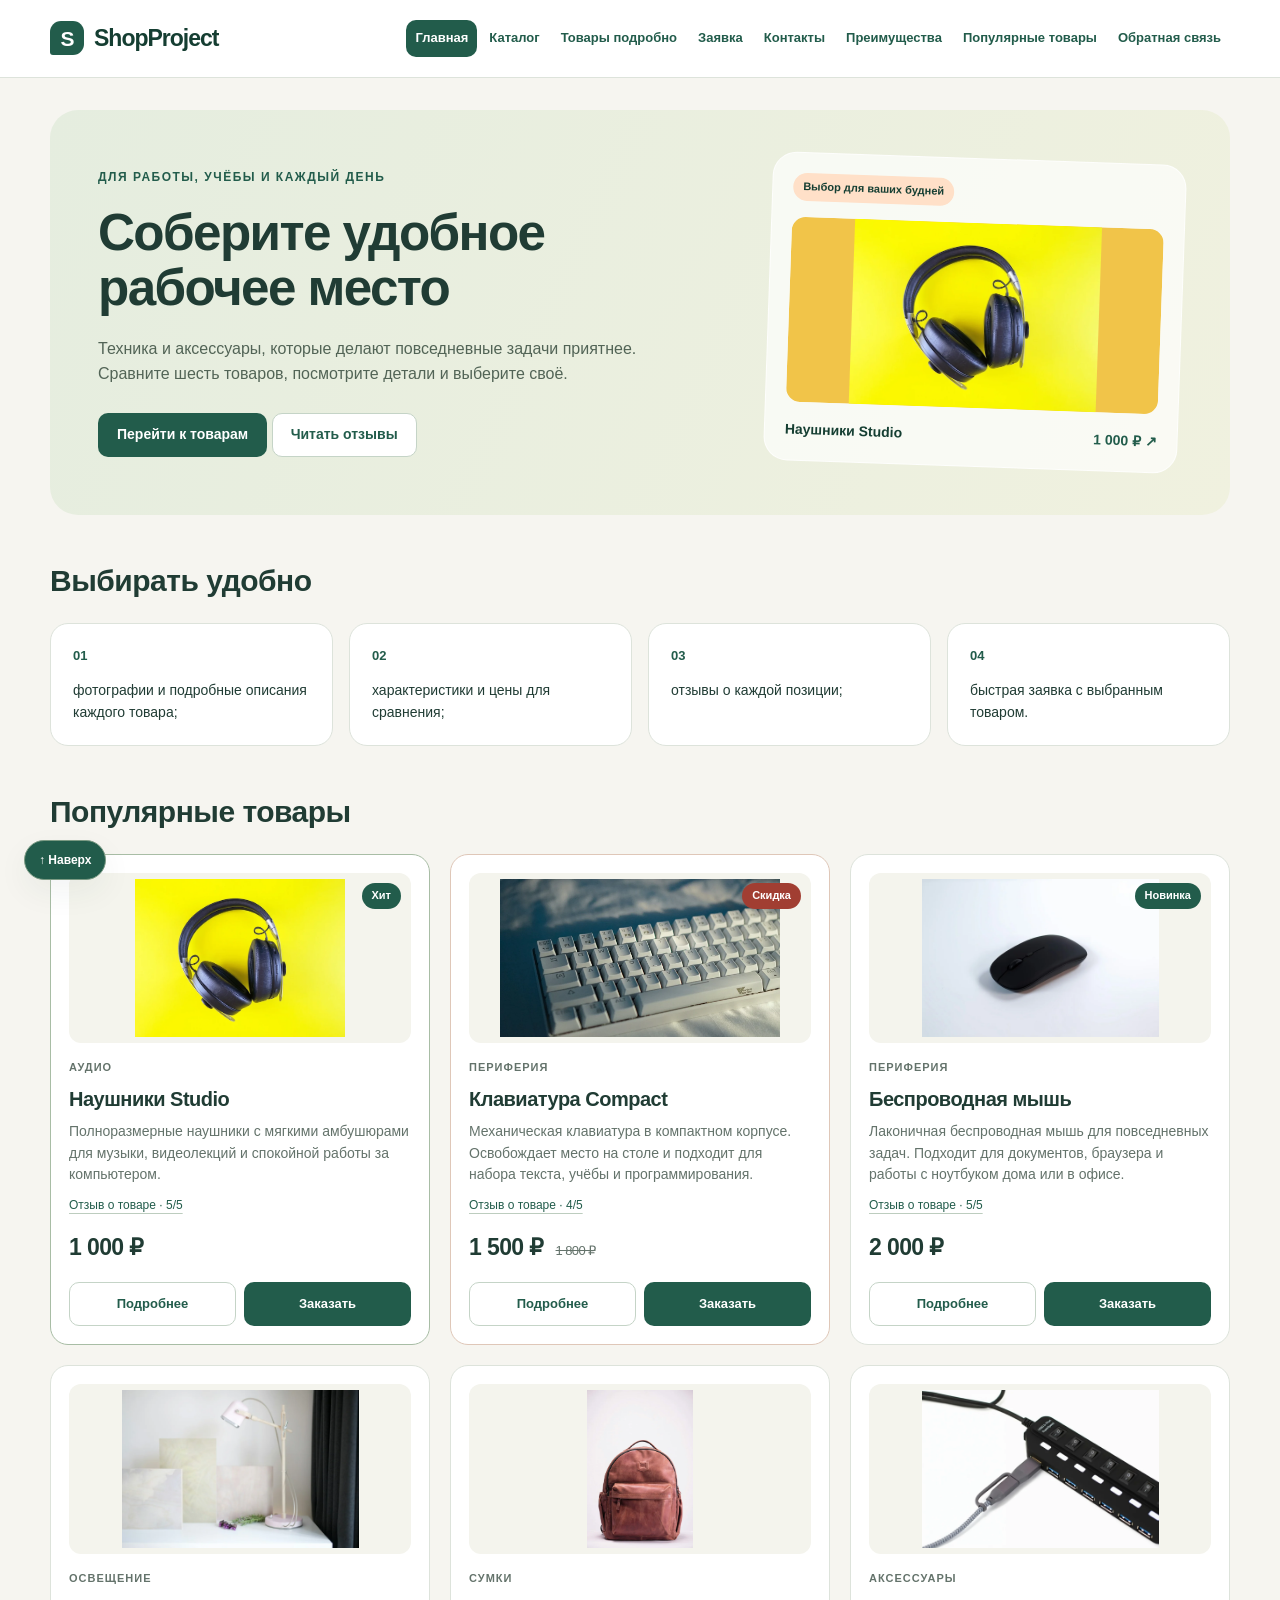
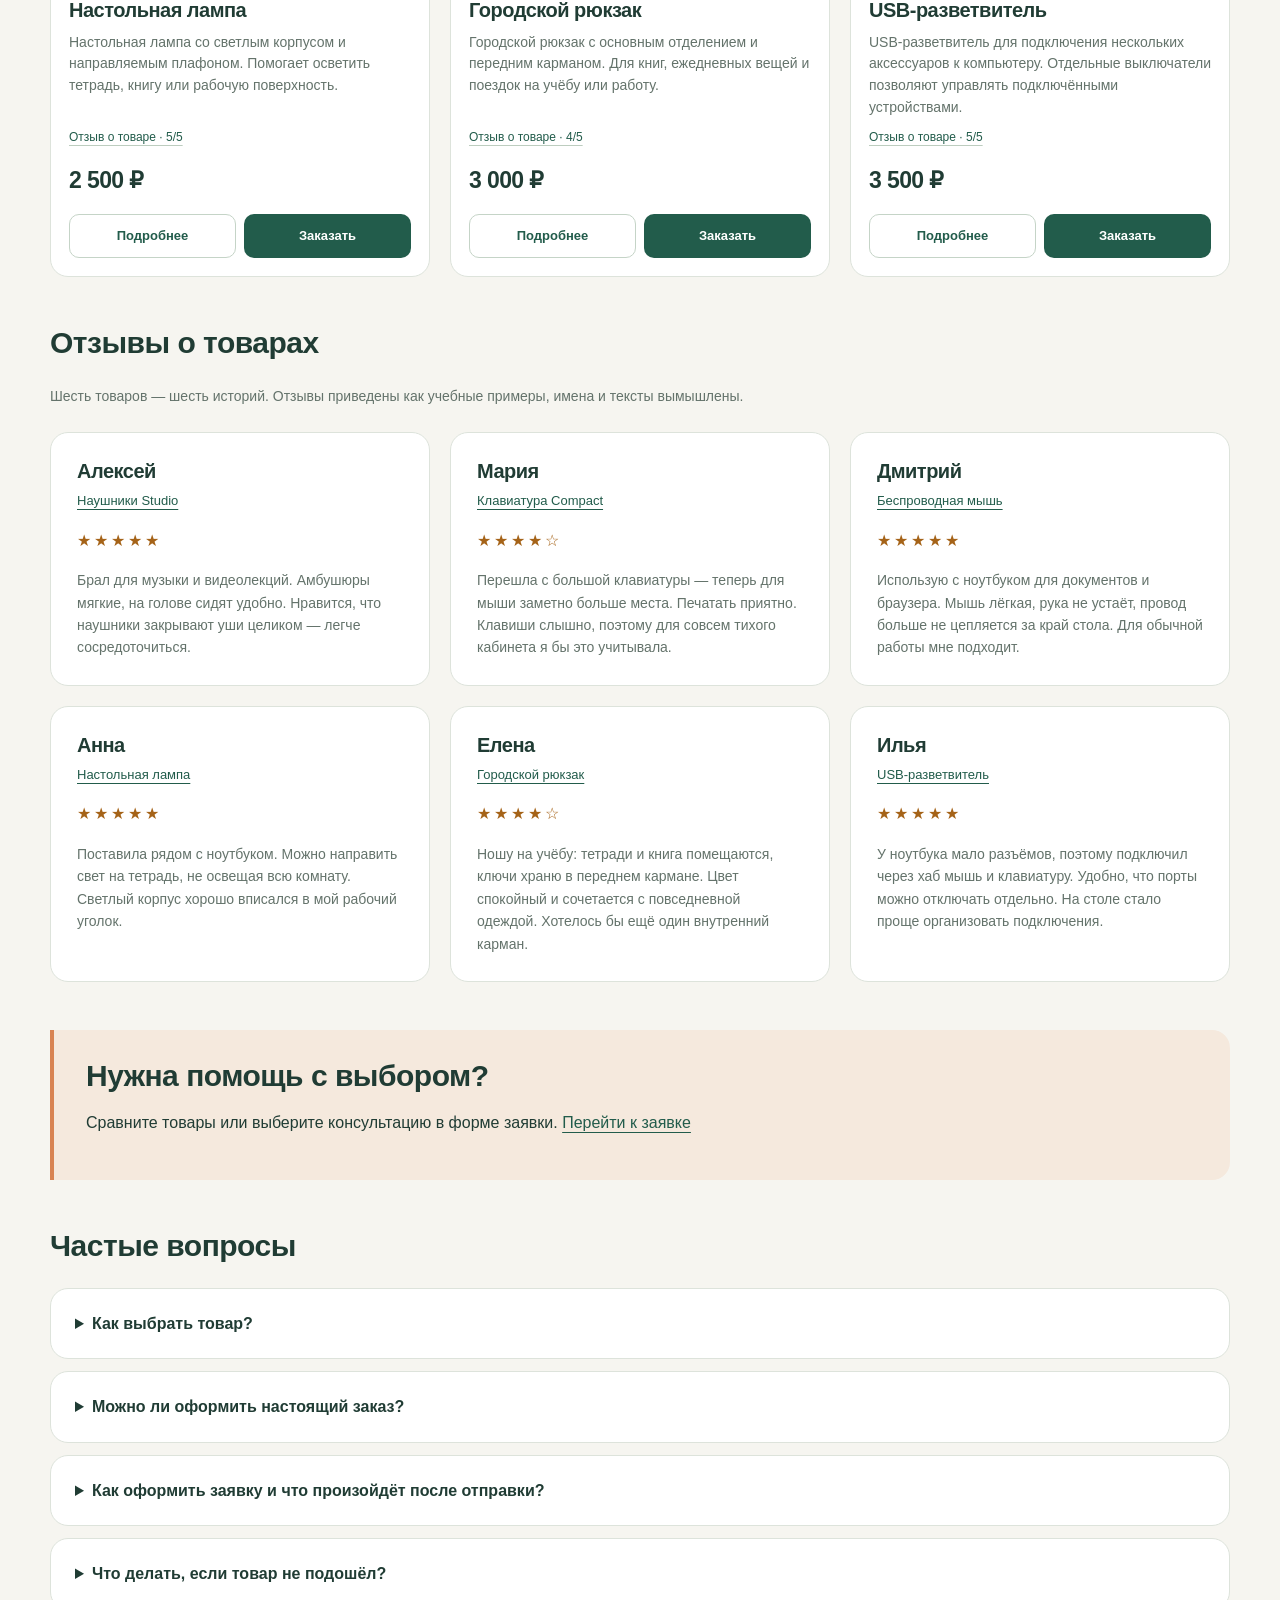
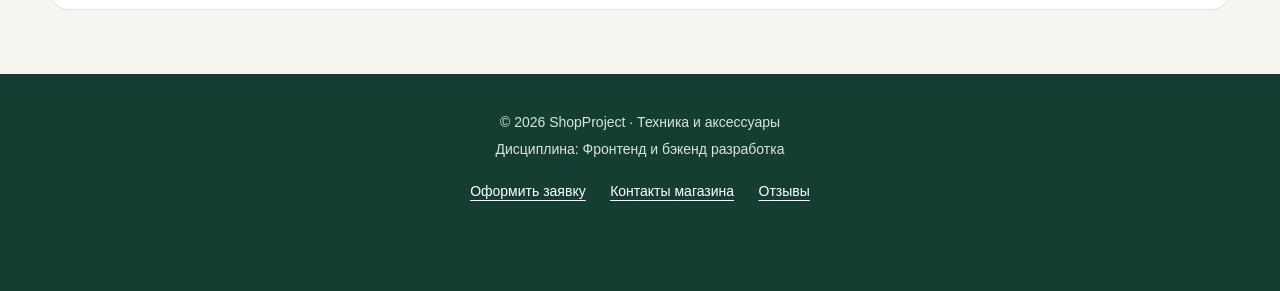
<file: index.html>
<!DOCTYPE html>
<html lang="ru">
<head>
  <meta charset="UTF-8">
  <meta name="viewport" content="width=device-width, initial-scale=1.0">
  <meta name="description" content="ShopProject — техника и аксессуары для работы и учёбы. Шесть товаров с фотографиями, характеристиками и отзывами.">
  <title>Главная — ShopProject</title>
  <link rel="stylesheet" href="css/style.css?v=3d99a61">
  <script src="js/main.js?v=f4e2b79" defer></script>
</head>
<body>
  <header class="site-header" id="page-top">
    <div class="site-header__inner">
      <a class="site-header__logo" href="index.html">ShopProject</a>

      <nav class="site-nav" aria-label="Основная навигация">
        <ul class="site-nav__list">
          <li class="site-nav__item"><a class="site-nav__link site-nav__link--active" aria-current="page" href="index.html">Главная</a></li>
          <li class="site-nav__item"><a class="site-nav__link" href="catalog.html">Каталог</a></li>
          <li class="site-nav__item"><a class="site-nav__link" href="product.html">Товары подробно</a></li>
          <li class="site-nav__item"><a class="site-nav__link" href="order.html">Заявка</a></li>
          <li class="site-nav__item"><a class="site-nav__link" href="contacts.html">Контакты</a></li>
          <li class="site-nav__item"><a class="site-nav__link" href="index.html#advantages">Преимущества</a></li>
          <li class="site-nav__item"><a class="site-nav__link" href="index.html#popular">Популярные товары</a></li>
          <li class="site-nav__item"><a class="site-nav__link" href="index.html#contacts">Обратная связь</a></li>
        </ul>
      </nav>
    </div>
  </header>
  <main class="page-main">

    <section class="hero">
      <div class="hero__content">
      <p class="hero__eyebrow">Для работы, учёбы и каждый день</p>
      <h1 class="hero__title">Соберите удобное рабочее место</h1>
      <p class="hero__description">Техника и аксессуары, которые делают повседневные задачи приятнее. Сравните шесть товаров, посмотрите детали и выберите своё.</p>
      <a class="button button--primary hero__button" href="#popular">Перейти к товарам</a>
      <a class="button button--secondary hero__button" href="#reviews">Читать отзывы</a>
      </div>
      <a class="hero__spotlight" href="product.html#product-1" aria-label="Посмотреть наушники Studio">
        <span class="hero__tag">Выбор для ваших будней</span>
        <img class="hero__image" src="images/products/headphones.webp" alt="Чёрные наушники Studio" width="1080" height="810" decoding="async">
        <span class="hero__product">Наушники Studio <span class="hero__price">1 000 ₽ ↗</span></span>
      </a>
    </section>

    <section class="section" id="advantages">
      <h2 class="section__title">Выбирать удобно</h2>

      <ul class="advantages-list">
        <li class="advantages-list__item">фотографии и подробные описания каждого товара;</li>
        <li class="advantages-list__item">характеристики и цены для сравнения;</li>
        <li class="advantages-list__item">отзывы о каждой позиции;</li>
        <li class="advantages-list__item">быстрая заявка с выбранным товаром.</li>
      </ul>
    </section>

    <section class="section" id="popular">
      <h2 class="section__title">Популярные товары</h2>

      <div class="products-grid">
        <article class="product-card product-card--featured">
          <span class="product-card__badge">Хит</span>
          <img class="product-card__img" src="images/products/headphones.webp" alt="Чёрные полноразмерные наушники на жёлтом фоне" width="1080" height="810" loading="lazy" decoding="async">
          <p class="product-card__category">Аудио</p>
          <h3 class="product-card__title">Наушники Studio</h3>
          <p class="product-card__description">Полноразмерные наушники с мягкими амбушюрами для музыки, видеолекций и спокойной работы за компьютером.</p>
          <a class="product-card__reviews" href="index.html#review-1">Отзыв о товаре · 5/5</a>
          <p class="product-card__price">1 000 ₽</p>
          <div class="product-card__actions">
            <a class="button button--secondary product-card__button" href="product.html#product-1">Подробнее</a>
            <button class="button button--primary product-card__button" type="button" data-product="Наушники Studio">Заказать</button>
          </div>
        </article>
        <article class="product-card product-card--discount">
          <span class="product-card__badge">Скидка</span>
          <img class="product-card__img" src="images/products/keyboard.webp" alt="Компактная механическая клавиатура со светлыми клавишами" width="1080" height="608" loading="lazy" decoding="async">
          <p class="product-card__category">Периферия</p>
          <h3 class="product-card__title">Клавиатура Compact</h3>
          <p class="product-card__description">Механическая клавиатура в компактном корпусе. Освобождает место на столе и подходит для набора текста, учёбы и программирования.</p>
          <a class="product-card__reviews" href="index.html#review-2">Отзыв о товаре · 4/5</a>
          <p class="product-card__price">1 500 ₽ <del class="product-card__old-price">1 800 ₽</del></p>
          <div class="product-card__actions">
            <a class="button button--secondary product-card__button" href="product.html#product-2">Подробнее</a>
            <button class="button button--primary product-card__button" type="button" data-product="Клавиатура Compact">Заказать</button>
          </div>
        </article>
        <article class="product-card">
          <span class="product-card__badge">Новинка</span>
          <img class="product-card__img" src="images/products/mouse.webp" alt="Чёрная беспроводная компьютерная мышь на светлой поверхности" width="1080" height="720" loading="lazy" decoding="async">
          <p class="product-card__category">Периферия</p>
          <h3 class="product-card__title">Беспроводная мышь</h3>
          <p class="product-card__description">Лаконичная беспроводная мышь для повседневных задач. Подходит для документов, браузера и работы с ноутбуком дома или в офисе.</p>
          <a class="product-card__reviews" href="index.html#review-3">Отзыв о товаре · 5/5</a>
          <p class="product-card__price">2 000 ₽</p>
          <div class="product-card__actions">
            <a class="button button--secondary product-card__button" href="product.html#product-3">Подробнее</a>
            <button class="button button--primary product-card__button" type="button" data-product="Беспроводная мышь">Заказать</button>
          </div>
        </article>
        <article class="product-card">
          <img class="product-card__img" src="images/products/lamp.webp" alt="Светлая настольная лампа с направляемым плафоном" width="1080" height="720" loading="lazy" decoding="async">
          <p class="product-card__category">Освещение</p>
          <h3 class="product-card__title">Настольная лампа</h3>
          <p class="product-card__description">Настольная лампа со светлым корпусом и направляемым плафоном. Помогает осветить тетрадь, книгу или рабочую поверхность.</p>
          <a class="product-card__reviews" href="index.html#review-4">Отзыв о товаре · 5/5</a>
          <p class="product-card__price">2 500 ₽</p>
          <div class="product-card__actions">
            <a class="button button--secondary product-card__button" href="product.html#product-4">Подробнее</a>
            <button class="button button--primary product-card__button" type="button" data-product="Настольная лампа">Заказать</button>
          </div>
        </article>
        <article class="product-card">
          <img class="product-card__img" src="images/products/backpack.webp" alt="Коричневый городской рюкзак с передним карманом" width="601" height="900" loading="lazy" decoding="async">
          <p class="product-card__category">Сумки</p>
          <h3 class="product-card__title">Городской рюкзак</h3>
          <p class="product-card__description">Городской рюкзак с основным отделением и передним карманом. Для книг, ежедневных вещей и поездок на учёбу или работу.</p>
          <a class="product-card__reviews" href="index.html#review-5">Отзыв о товаре · 4/5</a>
          <p class="product-card__price">3 000 ₽</p>
          <div class="product-card__actions">
            <a class="button button--secondary product-card__button" href="product.html#product-5">Подробнее</a>
            <button class="button button--primary product-card__button" type="button" data-product="Городской рюкзак">Заказать</button>
          </div>
        </article>
        <article class="product-card">
          <img class="product-card__img" src="images/products/usb-hub.webp" alt="Чёрный USB-разветвитель с несколькими портами и выключателями" width="1080" height="720" loading="lazy" decoding="async">
          <p class="product-card__category">Аксессуары</p>
          <h3 class="product-card__title">USB-разветвитель</h3>
          <p class="product-card__description">USB-разветвитель для подключения нескольких аксессуаров к компьютеру. Отдельные выключатели позволяют управлять подключёнными устройствами.</p>
          <a class="product-card__reviews" href="index.html#review-6">Отзыв о товаре · 5/5</a>
          <p class="product-card__price">3 500 ₽</p>
          <div class="product-card__actions">
            <a class="button button--secondary product-card__button" href="product.html#product-6">Подробнее</a>
            <button class="button button--primary product-card__button" type="button" data-product="USB-разветвитель">Заказать</button>
          </div>
        </article>
      </div>
    </section>

    <section class="section reviews" id="reviews" aria-labelledby="reviews-title">
      <h2 class="section__title" id="reviews-title">Отзывы о товарах</h2>
      <p class="reviews__intro">Шесть товаров — шесть историй. Отзывы приведены как учебные примеры, имена и тексты вымышлены.</p>
      <div class="reviews__list">
        <article class="review-card" id="review-1" aria-labelledby="review-1-author">
          <h3 class="review-card__author" id="review-1-author">Алексей</h3>
          <a class="review-card__product" href="product.html#product-1">Наушники Studio</a>
          <p class="review-card__rating" aria-label="Оценка: 5 из 5"><span aria-hidden="true">★★★★★</span></p>
          <blockquote class="review-card__quote">
            <p class="review-card__text">Брал для музыки и видеолекций. Амбушюры мягкие, на голове сидят удобно. Нравится, что наушники закрывают уши целиком — легче сосредоточиться.</p>
          </blockquote>
        </article>
        <article class="review-card" id="review-2" aria-labelledby="review-2-author">
          <h3 class="review-card__author" id="review-2-author">Мария</h3>
          <a class="review-card__product" href="product.html#product-2">Клавиатура Compact</a>
          <p class="review-card__rating" aria-label="Оценка: 4 из 5"><span aria-hidden="true">★★★★☆</span></p>
          <blockquote class="review-card__quote">
            <p class="review-card__text">Перешла с большой клавиатуры — теперь для мыши заметно больше места. Печатать приятно. Клавиши слышно, поэтому для совсем тихого кабинета я бы это учитывала.</p>
          </blockquote>
        </article>
        <article class="review-card" id="review-3" aria-labelledby="review-3-author">
          <h3 class="review-card__author" id="review-3-author">Дмитрий</h3>
          <a class="review-card__product" href="product.html#product-3">Беспроводная мышь</a>
          <p class="review-card__rating" aria-label="Оценка: 5 из 5"><span aria-hidden="true">★★★★★</span></p>
          <blockquote class="review-card__quote">
            <p class="review-card__text">Использую с ноутбуком для документов и браузера. Мышь лёгкая, рука не устаёт, провод больше не цепляется за край стола. Для обычной работы мне подходит.</p>
          </blockquote>
        </article>
        <article class="review-card" id="review-4" aria-labelledby="review-4-author">
          <h3 class="review-card__author" id="review-4-author">Анна</h3>
          <a class="review-card__product" href="product.html#product-4">Настольная лампа</a>
          <p class="review-card__rating" aria-label="Оценка: 5 из 5"><span aria-hidden="true">★★★★★</span></p>
          <blockquote class="review-card__quote">
            <p class="review-card__text">Поставила рядом с ноутбуком. Можно направить свет на тетрадь, не освещая всю комнату. Светлый корпус хорошо вписался в мой рабочий уголок.</p>
          </blockquote>
        </article>
        <article class="review-card" id="review-5" aria-labelledby="review-5-author">
          <h3 class="review-card__author" id="review-5-author">Елена</h3>
          <a class="review-card__product" href="product.html#product-5">Городской рюкзак</a>
          <p class="review-card__rating" aria-label="Оценка: 4 из 5"><span aria-hidden="true">★★★★☆</span></p>
          <blockquote class="review-card__quote">
            <p class="review-card__text">Ношу на учёбу: тетради и книга помещаются, ключи храню в переднем кармане. Цвет спокойный и сочетается с повседневной одеждой. Хотелось бы ещё один внутренний карман.</p>
          </blockquote>
        </article>
        <article class="review-card" id="review-6" aria-labelledby="review-6-author">
          <h3 class="review-card__author" id="review-6-author">Илья</h3>
          <a class="review-card__product" href="product.html#product-6">USB-разветвитель</a>
          <p class="review-card__rating" aria-label="Оценка: 5 из 5"><span aria-hidden="true">★★★★★</span></p>
          <blockquote class="review-card__quote">
            <p class="review-card__text">У ноутбука мало разъёмов, поэтому подключил через хаб мышь и клавиатуру. Удобно, что порты можно отключать отдельно. На столе стало проще организовать подключения.</p>
          </blockquote>
        </article>
      </div>
    </section>

    <aside class="aside-info">
      <h2 class="aside-info__title">Нужна помощь с выбором?</h2>
      <p>
        Сравните товары или выберите консультацию в форме заявки.
        <a href="order.html">Перейти к заявке</a>
      </p>
    </aside>

    <section class="section faq" aria-labelledby="faq-title">
      <h2 class="section__title" id="faq-title">Частые вопросы</h2>
      <details class="faq__item">
        <summary class="faq__question">Как выбрать товар?</summary>
        <div class="faq__answer">
          <p>Начните с <a href="catalog.html">каталога</a>: там собраны все товары с ценой, категорией и коротким описанием. Слева работают фильтры по категориям и диапазону цен, а над списком — сортировка по цене или названию.</p>
          <p>Если нужно сравнить модели по характеристикам, откройте страницу <a href="product.html">«Товары подробно»</a>: в таблице рядом стоят экран, вес, гарантия и другие параметры, а ниже — отзывы покупателей.</p>
        </div>
      </details>
      <details class="faq__item">
        <summary class="faq__question">Можно ли оформить настоящий заказ?</summary>
        <div class="faq__answer">
          <p>Нет, это учебный проект. Форма на странице <a href="order.html">«Заявка»</a> проверяет только заполнение полей прямо в браузере: обязательные поля, формат телефона и почты, согласие на обработку данных.</p>
          <p>Введённые данные никуда не отправляются и не сохраняются — после успешной проверки показывается сообщение-подтверждение, а форма очищается. Поэтому указывать настоящие контакты не нужно.</p>
        </div>
      </details>
      <details class="faq__item">
        <summary class="faq__question">Как оформить заявку и что произойдёт после отправки?</summary>
        <div class="faq__answer">
          <p>Оформление занимает три шага:</p>
          <ol>
            <li>Выберите товар в каталоге и нажмите «Оформить заявку» — товар подставится в форму автоматически.</li>
            <li>Заполните имя, телефон, e-mail и комментарий, отметьте согласие на обработку данных.</li>
            <li>Нажмите «Отправить заявку»: браузер проверит поля и покажет сообщение об успехе.</li>
          </ol>
          <p>Бэкенд не подключён, поэтому заявка не уходит в магазин — это демонстрация клиентской валидации. Если поле заполнено неверно, форма подсветит его красным и прокрутит к нему экран.</p>
        </div>
      </details>
      <details class="faq__item">
        <summary class="faq__question">Что делать, если товар не подошёл?</summary>
        <div class="faq__answer">
          <p>В демонстрационном магазине возврат не оформляется автоматически, но порядок действий такой же, как в обычном интернет-магазине:</p>
          <ul>
            <li>сохраните упаковку и чек — они подтверждают покупку;</li>
            <li>в течение 14 дней после получения напишите на адрес из раздела <a href="contacts.html">«Контакты»</a> и опишите причину возврата;</li>
            <li>товар без следов использования можно обменять на другую модель или вернуть деньги.</li>
          </ul>
          <p>Случаи с повреждённой упаковкой или техникой со следами использования рассматриваются индивидуально.</p>
        </div>
      </details>
    </section>
  </main>
  <footer class="site-footer" id="contacts">
    <p class="site-footer__text">&copy; 2026 ShopProject · Техника и аксессуары</p>
    <p class="site-footer__text">Дисциплина: Фронтенд и бэкенд разработка</p>
    <a class="site-footer__link" href="order.html">Оформить заявку</a>
    <a class="site-footer__link" href="contacts.html">Контакты магазина</a>
    <a class="site-footer__link" href="index.html#reviews">Отзывы</a>
  </footer>
  <dialog class="order-dialog" id="order-dialog" aria-labelledby="order-dialog-title">
    <h2 class="order-dialog__title" id="order-dialog-title">Оформление заявки</h2>
    <form class="order-form" id="order-form" action="#" method="post" novalidate aria-describedby="form-note">
      <p class="order-form__note" id="form-note">Учебная форма: данные проверяются в браузере и не отправляются на сервер.</p>
      <div class="order-form__field">
        <label class="order-form__label" for="selected-product">Товар или консультация</label>
        <select class="order-form__select" id="selected-product" name="product" required>
          <option value="">Выберите товар или консультацию</option>
          <option value="Наушники Studio">Наушники Studio — 1 000 ₽</option>
          <option value="Клавиатура Compact">Клавиатура Compact — 1 500 ₽</option>
          <option value="Беспроводная мышь">Беспроводная мышь — 2 000 ₽</option>
          <option value="Настольная лампа">Настольная лампа — 2 500 ₽</option>
          <option value="Городской рюкзак">Городской рюкзак — 3 000 ₽</option>
          <option value="USB-разветвитель">USB-разветвитель — 3 500 ₽</option>
          <option value="Консультация">Консультация по ассортименту</option>
        </select>
      </div>
      <div class="order-form__field">
        <label class="order-form__label" for="order-name">Имя</label>
        <input class="order-form__input" id="order-name" name="name" type="text" minlength="2" autocomplete="given-name" placeholder="Введите ваше имя" required>
      </div>
      <div class="order-form__field">
        <label class="order-form__label" for="order-email">E-mail</label>
        <input class="order-form__input" id="order-email" name="email" type="email" autocomplete="email" placeholder="example@mail.ru" required>
      </div>
      <div class="order-form__field">
        <label class="order-form__label" for="order-phone">Телефон</label>
        <input class="order-form__input" id="order-phone" name="phone" type="tel" autocomplete="tel" inputmode="tel" placeholder="+7 (900) 000-00-00" pattern="^\+7 \(\d{3}\) \d{3}-\d{2}-\d{2}$" aria-describedby="phone-hint" required>
        <small class="order-form__hint" id="phone-hint">Формат: +7 (900) 000-00-00</small>
      </div>
      <div class="order-form__field">
        <label class="order-form__label" for="order-date">Дата связи</label>
        <input class="order-form__input" id="order-date" name="date" type="date">
      </div>
      <div class="order-form__field">
        <label class="order-form__label" for="order-topic">Тема заявки</label>
        <select class="order-form__select" id="order-topic" name="topic" required>
          <option value="">Выберите тему</option>
          <option value="product">Заказ товара</option>
          <option value="consultation">Консультация</option>
          <option value="delivery">Доставка</option>
        </select>
      </div>
      <div class="order-form__field">
        <label class="order-form__label" for="order-comment">Комментарий</label>
        <textarea class="order-form__textarea" id="order-comment" name="comment" rows="4" placeholder="Укажите дополнительную информацию"></textarea>
      </div>
      <div class="order-form__field order-form__field--checkbox">
        <input class="order-form__checkbox" id="order-agreement" name="agreement" type="checkbox" required>
        <label class="order-form__label" for="order-agreement">Я согласен на обработку данных</label>
      </div>
      <div class="order-form__actions">
        <button class="button button--secondary" type="button" id="close-order-dialog">Закрыть</button>
        <button class="button button--primary" type="submit">Проверить заявку</button>
      </div>
    </form>
  </dialog>
  <p class="success-message" id="success-message" role="status" hidden tabindex="-1">Проверка пройдена. Это учебная форма: данные не отправлены.</p>
  <a class="button button--primary back-to-top" href="#page-top">↑ Наверх</a>
</body>
</html>
</file>
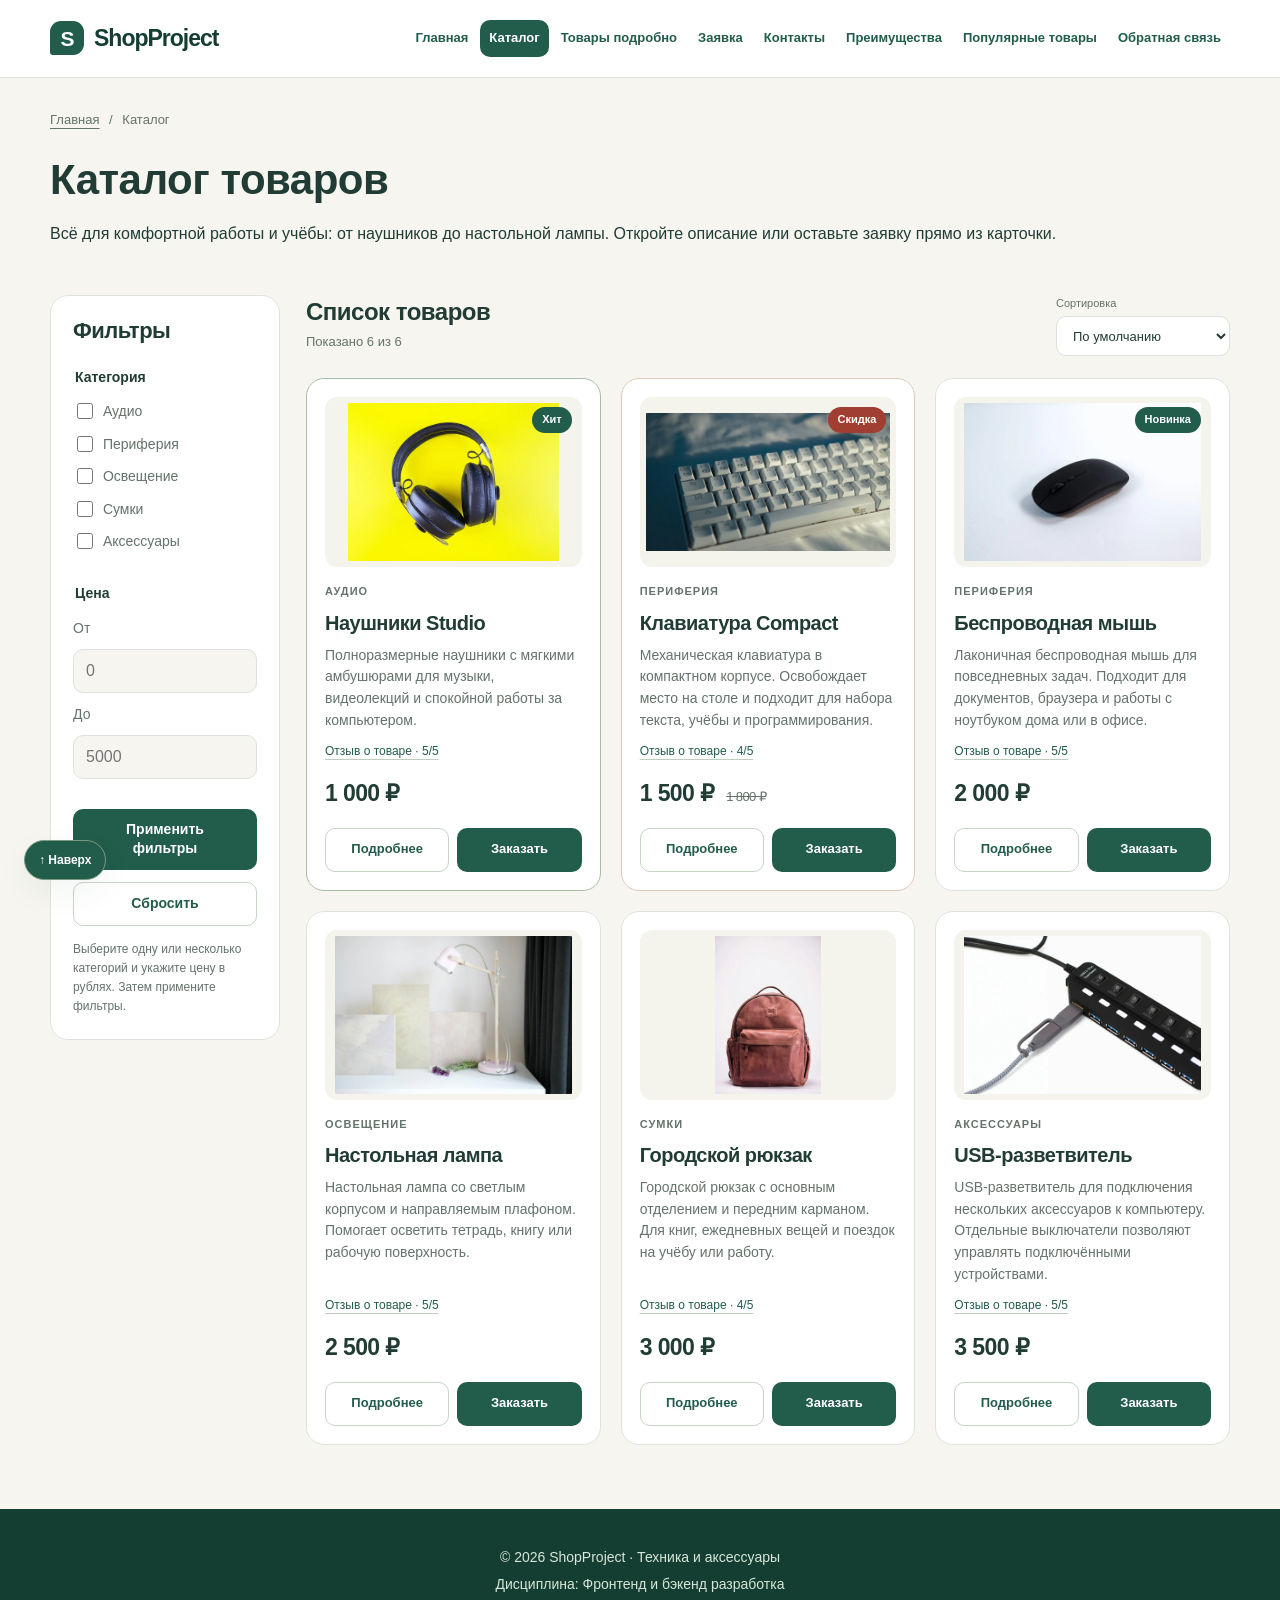
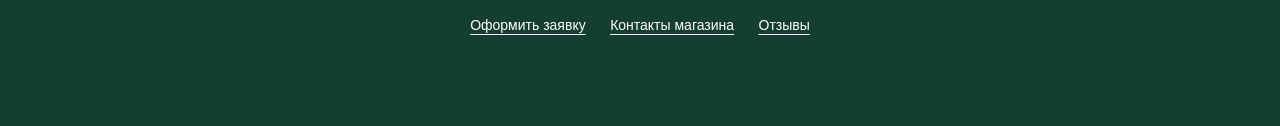
<file: catalog.html>
<!DOCTYPE html>
<html lang="ru">
<head>
  <meta charset="UTF-8">
  <meta name="viewport" content="width=device-width, initial-scale=1.0">
  <meta name="description" content="Каталог ShopProject: наушники, клавиатура, мышь, лампа, рюкзак и USB-разветвитель с фотографиями и ценами.">
  <title>Каталог товаров — ShopProject</title>
  <link rel="stylesheet" href="css/style.css?v=3d99a61">
  <script src="js/main.js?v=f4e2b79" defer></script>
</head>
<body>
  <header class="site-header" id="page-top">
    <div class="site-header__inner">
      <a class="site-header__logo" href="index.html">ShopProject</a>

      <nav class="site-nav" aria-label="Основная навигация">
        <ul class="site-nav__list">
          <li class="site-nav__item"><a class="site-nav__link" href="index.html">Главная</a></li>
          <li class="site-nav__item"><a class="site-nav__link site-nav__link--active" aria-current="page" href="catalog.html">Каталог</a></li>
          <li class="site-nav__item"><a class="site-nav__link" href="product.html">Товары подробно</a></li>
          <li class="site-nav__item"><a class="site-nav__link" href="order.html">Заявка</a></li>
          <li class="site-nav__item"><a class="site-nav__link" href="contacts.html">Контакты</a></li>
          <li class="site-nav__item"><a class="site-nav__link" href="index.html#advantages">Преимущества</a></li>
          <li class="site-nav__item"><a class="site-nav__link" href="index.html#popular">Популярные товары</a></li>
          <li class="site-nav__item"><a class="site-nav__link" href="index.html#contacts">Обратная связь</a></li>
        </ul>
      </nav>
    </div>
  </header>
  <main class="page-main">

    <nav class="breadcrumbs" aria-label="Хлебные крошки">
      <a class="breadcrumbs__link" href="index.html">Главная</a>
      <span class="breadcrumbs__current" aria-current="page">Каталог</span>
    </nav>

    <section class="section">
      <h1>Каталог товаров</h1>
      <p>
        Всё для комфортной работы и учёбы: от наушников до настольной лампы.
        Откройте описание или оставьте заявку прямо из карточки.
      </p>
    </section>

    <div class="catalog-layout">
      <aside class="catalog-filters">
        <h2 class="catalog-filters__title">Фильтры</h2>

        <form class="catalog-filters__form" action="catalog.html" method="get" data-catalog-filters aria-describedby="filter-hint">
          <fieldset class="catalog-filters__group">
            <legend class="catalog-filters__legend">Категория</legend>

            <label class="catalog-filters__label">
              <input type="checkbox" name="category" value="audio">
              Аудио
            </label>
            <label class="catalog-filters__label">
              <input type="checkbox" name="category" value="peripherals">
              Периферия
            </label>
            <label class="catalog-filters__label">
              <input type="checkbox" name="category" value="lighting">
              Освещение
            </label>
            <label class="catalog-filters__label">
              <input type="checkbox" name="category" value="bags">
              Сумки
            </label>
            <label class="catalog-filters__label">
              <input type="checkbox" name="category" value="accessories">
              Аксессуары
            </label>
          </fieldset>

          <fieldset class="catalog-filters__group">
            <legend class="catalog-filters__legend">Цена</legend>

            <label class="catalog-filters__label" for="price-from">От</label>
            <input class="catalog-filters__input" id="price-from" name="price-from" type="number" min="0" step="1" inputmode="numeric" placeholder="0">

            <label class="catalog-filters__label" for="price-to">До</label>
            <input class="catalog-filters__input" id="price-to" name="price-to" type="number" min="0" step="1" inputmode="numeric" placeholder="5000">
          </fieldset>

          <p class="catalog-filters__error" id="filter-error" role="alert" hidden></p>
          <button class="button button--primary" type="submit">Применить фильтры</button>
          <button class="button button--secondary" type="reset">Сбросить</button>
          <p class="catalog-filters__hint" id="filter-hint">Выберите одну или несколько категорий и укажите цену в рублях. Затем примените фильтры.</p>
          <noscript><p class="catalog-filters__hint">Для фильтрации включите JavaScript. Сейчас показаны все товары.</p></noscript>
        </form>
      </aside>

      <section class="catalog-layout__products">
        <div class="catalog-layout__toolbar">
          <div class="catalog-layout__summary">
            <h2 class="catalog-layout__title">Список товаров</h2>
            <p class="catalog-layout__count" data-catalog-count role="status" aria-live="polite" aria-atomic="true">Показано 6 из 6</p>
          </div>
          <label class="catalog-layout__sort-label" for="catalog-sort">Сортировка
            <select class="catalog-layout__sort" id="catalog-sort" name="sort" data-catalog-sort>
              <option value="default">По умолчанию</option>
              <option value="price-asc">Сначала дешевле</option>
              <option value="price-desc">Сначала дороже</option>
              <option value="name">По названию</option>
            </select>
          </label>
        </div>
        <div class="catalog-layout__empty" data-catalog-empty hidden>
          <h3 class="catalog-layout__empty-title">Пока ничего не нашлось</h3>
          <p>Попробуйте выбрать другую категорию или расширить диапазон цен.</p>
          <button class="button button--secondary" type="button" data-catalog-reset>Показать все товары</button>
        </div>
        <div class="products-grid products-grid--catalog" data-catalog-grid>
        <article class="product-card product-card--featured" data-category="audio" data-price="1000">
          <span class="product-card__badge">Хит</span>
          <img class="product-card__img" src="images/products/headphones.webp" alt="Чёрные полноразмерные наушники на жёлтом фоне" width="1080" height="810" loading="lazy" decoding="async">
          <p class="product-card__category">Аудио</p>
          <h3 class="product-card__title">Наушники Studio</h3>
          <p class="product-card__description">Полноразмерные наушники с мягкими амбушюрами для музыки, видеолекций и спокойной работы за компьютером.</p>
          <a class="product-card__reviews" href="index.html#review-1">Отзыв о товаре · 5/5</a>
          <p class="product-card__price">1 000 ₽</p>
          <div class="product-card__actions">
            <a class="button button--secondary product-card__button" href="product.html#product-1">Подробнее</a>
            <button class="button button--primary product-card__button" type="button" data-product="Наушники Studio">Заказать</button>
          </div>
        </article>
        <article class="product-card product-card--discount" data-category="peripherals" data-price="1500">
          <span class="product-card__badge">Скидка</span>
          <img class="product-card__img" src="images/products/keyboard.webp" alt="Компактная механическая клавиатура со светлыми клавишами" width="1080" height="608" loading="lazy" decoding="async">
          <p class="product-card__category">Периферия</p>
          <h3 class="product-card__title">Клавиатура Compact</h3>
          <p class="product-card__description">Механическая клавиатура в компактном корпусе. Освобождает место на столе и подходит для набора текста, учёбы и программирования.</p>
          <a class="product-card__reviews" href="index.html#review-2">Отзыв о товаре · 4/5</a>
          <p class="product-card__price">1 500 ₽ <del class="product-card__old-price">1 800 ₽</del></p>
          <div class="product-card__actions">
            <a class="button button--secondary product-card__button" href="product.html#product-2">Подробнее</a>
            <button class="button button--primary product-card__button" type="button" data-product="Клавиатура Compact">Заказать</button>
          </div>
        </article>
        <article class="product-card" data-category="peripherals" data-price="2000">
          <span class="product-card__badge">Новинка</span>
          <img class="product-card__img" src="images/products/mouse.webp" alt="Чёрная беспроводная компьютерная мышь на светлой поверхности" width="1080" height="720" loading="lazy" decoding="async">
          <p class="product-card__category">Периферия</p>
          <h3 class="product-card__title">Беспроводная мышь</h3>
          <p class="product-card__description">Лаконичная беспроводная мышь для повседневных задач. Подходит для документов, браузера и работы с ноутбуком дома или в офисе.</p>
          <a class="product-card__reviews" href="index.html#review-3">Отзыв о товаре · 5/5</a>
          <p class="product-card__price">2 000 ₽</p>
          <div class="product-card__actions">
            <a class="button button--secondary product-card__button" href="product.html#product-3">Подробнее</a>
            <button class="button button--primary product-card__button" type="button" data-product="Беспроводная мышь">Заказать</button>
          </div>
        </article>
        <article class="product-card" data-category="lighting" data-price="2500">
          <img class="product-card__img" src="images/products/lamp.webp" alt="Светлая настольная лампа с направляемым плафоном" width="1080" height="720" loading="lazy" decoding="async">
          <p class="product-card__category">Освещение</p>
          <h3 class="product-card__title">Настольная лампа</h3>
          <p class="product-card__description">Настольная лампа со светлым корпусом и направляемым плафоном. Помогает осветить тетрадь, книгу или рабочую поверхность.</p>
          <a class="product-card__reviews" href="index.html#review-4">Отзыв о товаре · 5/5</a>
          <p class="product-card__price">2 500 ₽</p>
          <div class="product-card__actions">
            <a class="button button--secondary product-card__button" href="product.html#product-4">Подробнее</a>
            <button class="button button--primary product-card__button" type="button" data-product="Настольная лампа">Заказать</button>
          </div>
        </article>
        <article class="product-card" data-category="bags" data-price="3000">
          <img class="product-card__img" src="images/products/backpack.webp" alt="Коричневый городской рюкзак с передним карманом" width="601" height="900" loading="lazy" decoding="async">
          <p class="product-card__category">Сумки</p>
          <h3 class="product-card__title">Городской рюкзак</h3>
          <p class="product-card__description">Городской рюкзак с основным отделением и передним карманом. Для книг, ежедневных вещей и поездок на учёбу или работу.</p>
          <a class="product-card__reviews" href="index.html#review-5">Отзыв о товаре · 4/5</a>
          <p class="product-card__price">3 000 ₽</p>
          <div class="product-card__actions">
            <a class="button button--secondary product-card__button" href="product.html#product-5">Подробнее</a>
            <button class="button button--primary product-card__button" type="button" data-product="Городской рюкзак">Заказать</button>
          </div>
        </article>
        <article class="product-card" data-category="accessories" data-price="3500">
          <img class="product-card__img" src="images/products/usb-hub.webp" alt="Чёрный USB-разветвитель с несколькими портами и выключателями" width="1080" height="720" loading="lazy" decoding="async">
          <p class="product-card__category">Аксессуары</p>
          <h3 class="product-card__title">USB-разветвитель</h3>
          <p class="product-card__description">USB-разветвитель для подключения нескольких аксессуаров к компьютеру. Отдельные выключатели позволяют управлять подключёнными устройствами.</p>
          <a class="product-card__reviews" href="index.html#review-6">Отзыв о товаре · 5/5</a>
          <p class="product-card__price">3 500 ₽</p>
          <div class="product-card__actions">
            <a class="button button--secondary product-card__button" href="product.html#product-6">Подробнее</a>
            <button class="button button--primary product-card__button" type="button" data-product="USB-разветвитель">Заказать</button>
          </div>
        </article>
        </div>
      </section>
    </div>
  </main>
  <footer class="site-footer" id="contacts">
    <p class="site-footer__text">&copy; 2026 ShopProject · Техника и аксессуары</p>
    <p class="site-footer__text">Дисциплина: Фронтенд и бэкенд разработка</p>
    <a class="site-footer__link" href="order.html">Оформить заявку</a>
    <a class="site-footer__link" href="contacts.html">Контакты магазина</a>
    <a class="site-footer__link" href="index.html#reviews">Отзывы</a>
  </footer>
  <dialog class="order-dialog" id="order-dialog" aria-labelledby="order-dialog-title">
    <h2 class="order-dialog__title" id="order-dialog-title">Оформление заявки</h2>
    <form class="order-form" id="order-form" action="#" method="post" novalidate aria-describedby="form-note">
      <p class="order-form__note" id="form-note">Учебная форма: данные проверяются в браузере и не отправляются на сервер.</p>
      <div class="order-form__field">
        <label class="order-form__label" for="selected-product">Товар или консультация</label>
        <select class="order-form__select" id="selected-product" name="product" required>
          <option value="">Выберите товар или консультацию</option>
          <option value="Наушники Studio">Наушники Studio — 1 000 ₽</option>
          <option value="Клавиатура Compact">Клавиатура Compact — 1 500 ₽</option>
          <option value="Беспроводная мышь">Беспроводная мышь — 2 000 ₽</option>
          <option value="Настольная лампа">Настольная лампа — 2 500 ₽</option>
          <option value="Городской рюкзак">Городской рюкзак — 3 000 ₽</option>
          <option value="USB-разветвитель">USB-разветвитель — 3 500 ₽</option>
          <option value="Консультация">Консультация по ассортименту</option>
        </select>
      </div>
      <div class="order-form__field">
        <label class="order-form__label" for="order-name">Имя</label>
        <input class="order-form__input" id="order-name" name="name" type="text" minlength="2" autocomplete="given-name" placeholder="Введите ваше имя" required>
      </div>
      <div class="order-form__field">
        <label class="order-form__label" for="order-email">E-mail</label>
        <input class="order-form__input" id="order-email" name="email" type="email" autocomplete="email" placeholder="example@mail.ru" required>
      </div>
      <div class="order-form__field">
        <label class="order-form__label" for="order-phone">Телефон</label>
        <input class="order-form__input" id="order-phone" name="phone" type="tel" autocomplete="tel" inputmode="tel" placeholder="+7 (900) 000-00-00" pattern="^\+7 \(\d{3}\) \d{3}-\d{2}-\d{2}$" aria-describedby="phone-hint" required>
        <small class="order-form__hint" id="phone-hint">Формат: +7 (900) 000-00-00</small>
      </div>
      <div class="order-form__field">
        <label class="order-form__label" for="order-date">Дата связи</label>
        <input class="order-form__input" id="order-date" name="date" type="date">
      </div>
      <div class="order-form__field">
        <label class="order-form__label" for="order-topic">Тема заявки</label>
        <select class="order-form__select" id="order-topic" name="topic" required>
          <option value="">Выберите тему</option>
          <option value="product">Заказ товара</option>
          <option value="consultation">Консультация</option>
          <option value="delivery">Доставка</option>
        </select>
      </div>
      <div class="order-form__field">
        <label class="order-form__label" for="order-comment">Комментарий</label>
        <textarea class="order-form__textarea" id="order-comment" name="comment" rows="4" placeholder="Укажите дополнительную информацию"></textarea>
      </div>
      <div class="order-form__field order-form__field--checkbox">
        <input class="order-form__checkbox" id="order-agreement" name="agreement" type="checkbox" required>
        <label class="order-form__label" for="order-agreement">Я согласен на обработку данных</label>
      </div>
      <div class="order-form__actions">
        <button class="button button--secondary" type="button" id="close-order-dialog">Закрыть</button>
        <button class="button button--primary" type="submit">Проверить заявку</button>
      </div>
    </form>
  </dialog>
  <p class="success-message" id="success-message" role="status" hidden tabindex="-1">Проверка пройдена. Это учебная форма: данные не отправлены.</p>
  <a class="button button--primary back-to-top" href="#page-top">↑ Наверх</a>
</body>
</html>
</file>
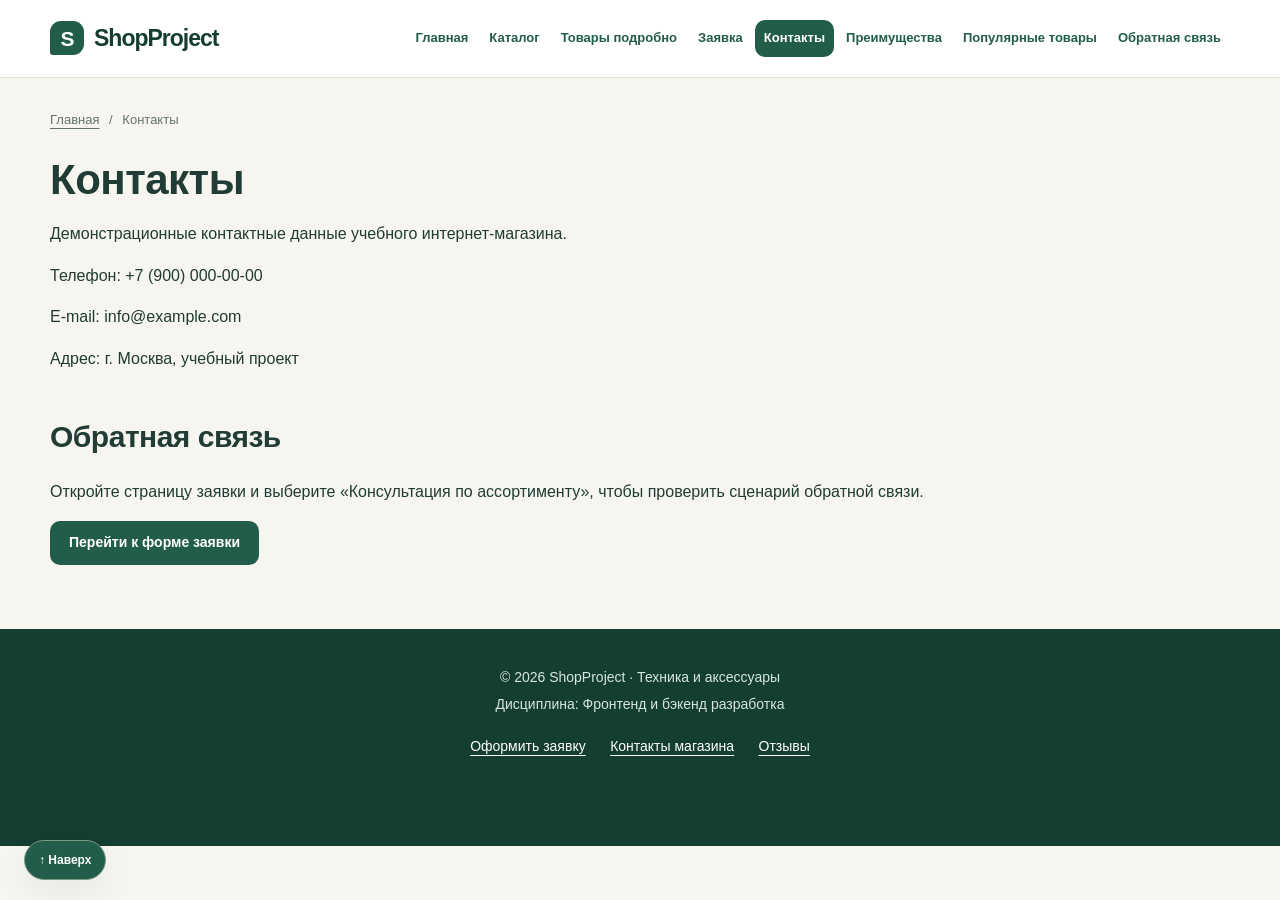
<file: contacts.html>
<!DOCTYPE html>
<html lang="ru">
<head>
  <meta charset="UTF-8">
  <meta name="viewport" content="width=device-width, initial-scale=1.0">
  <meta name="description" content="Демонстрационные контакты учебного магазина и переход к форме обратной связи.">
  <title>Контакты — ShopProject</title>
  <link rel="stylesheet" href="css/style.css?v=3d99a61">
  <script src="js/main.js?v=f4e2b79" defer></script>
</head>
<body>
  <header class="site-header" id="page-top">
    <div class="site-header__inner">
      <a class="site-header__logo" href="index.html">ShopProject</a>

      <nav class="site-nav" aria-label="Основная навигация">
        <ul class="site-nav__list">
          <li class="site-nav__item"><a class="site-nav__link" href="index.html">Главная</a></li>
          <li class="site-nav__item"><a class="site-nav__link" href="catalog.html">Каталог</a></li>
          <li class="site-nav__item"><a class="site-nav__link" href="product.html">Товары подробно</a></li>
          <li class="site-nav__item"><a class="site-nav__link" href="order.html">Заявка</a></li>
          <li class="site-nav__item"><a class="site-nav__link site-nav__link--active" aria-current="page" href="contacts.html">Контакты</a></li>
          <li class="site-nav__item"><a class="site-nav__link" href="index.html#advantages">Преимущества</a></li>
          <li class="site-nav__item"><a class="site-nav__link" href="index.html#popular">Популярные товары</a></li>
          <li class="site-nav__item"><a class="site-nav__link" href="index.html#contacts">Обратная связь</a></li>
        </ul>
      </nav>
    </div>
  </header>
  <main class="page-main">
    <nav class="breadcrumbs" aria-label="Хлебные крошки">
      <a class="breadcrumbs__link" href="index.html">Главная</a>
      <span class="breadcrumbs__current" aria-current="page">Контакты</span>
    </nav>
    <section class="section">
      <h1>Контакты</h1>
      <p>Демонстрационные контактные данные учебного интернет-магазина.</p>
      <address class="contact-info">
        <p class="contact-info__item">Телефон: +7 (900) 000-00-00</p>
        <p class="contact-info__item">E-mail: info@example.com</p>
        <p class="contact-info__item">Адрес: г. Москва, учебный проект</p>
      </address>
    </section>
    <section class="section" id="feedback">
      <h2 class="section__title">Обратная связь</h2>
      <p>Откройте страницу заявки и выберите «Консультация по ассортименту», чтобы проверить сценарий обратной связи.</p>
      <a class="button button--primary" href="order.html">Перейти к форме заявки</a>
    </section>
  </main>
  <footer class="site-footer" id="contacts">
    <p class="site-footer__text">&copy; 2026 ShopProject · Техника и аксессуары</p>
    <p class="site-footer__text">Дисциплина: Фронтенд и бэкенд разработка</p>
    <a class="site-footer__link" href="order.html">Оформить заявку</a>
    <a class="site-footer__link" href="contacts.html">Контакты магазина</a>
    <a class="site-footer__link" href="index.html#reviews">Отзывы</a>
  </footer>

  <p class="success-message" id="success-message" role="status" hidden tabindex="-1">Проверка пройдена. Это учебная форма: данные не отправлены.</p>
  <a class="button button--primary back-to-top" href="#page-top">↑ Наверх</a>
</body>
</html>
</file>
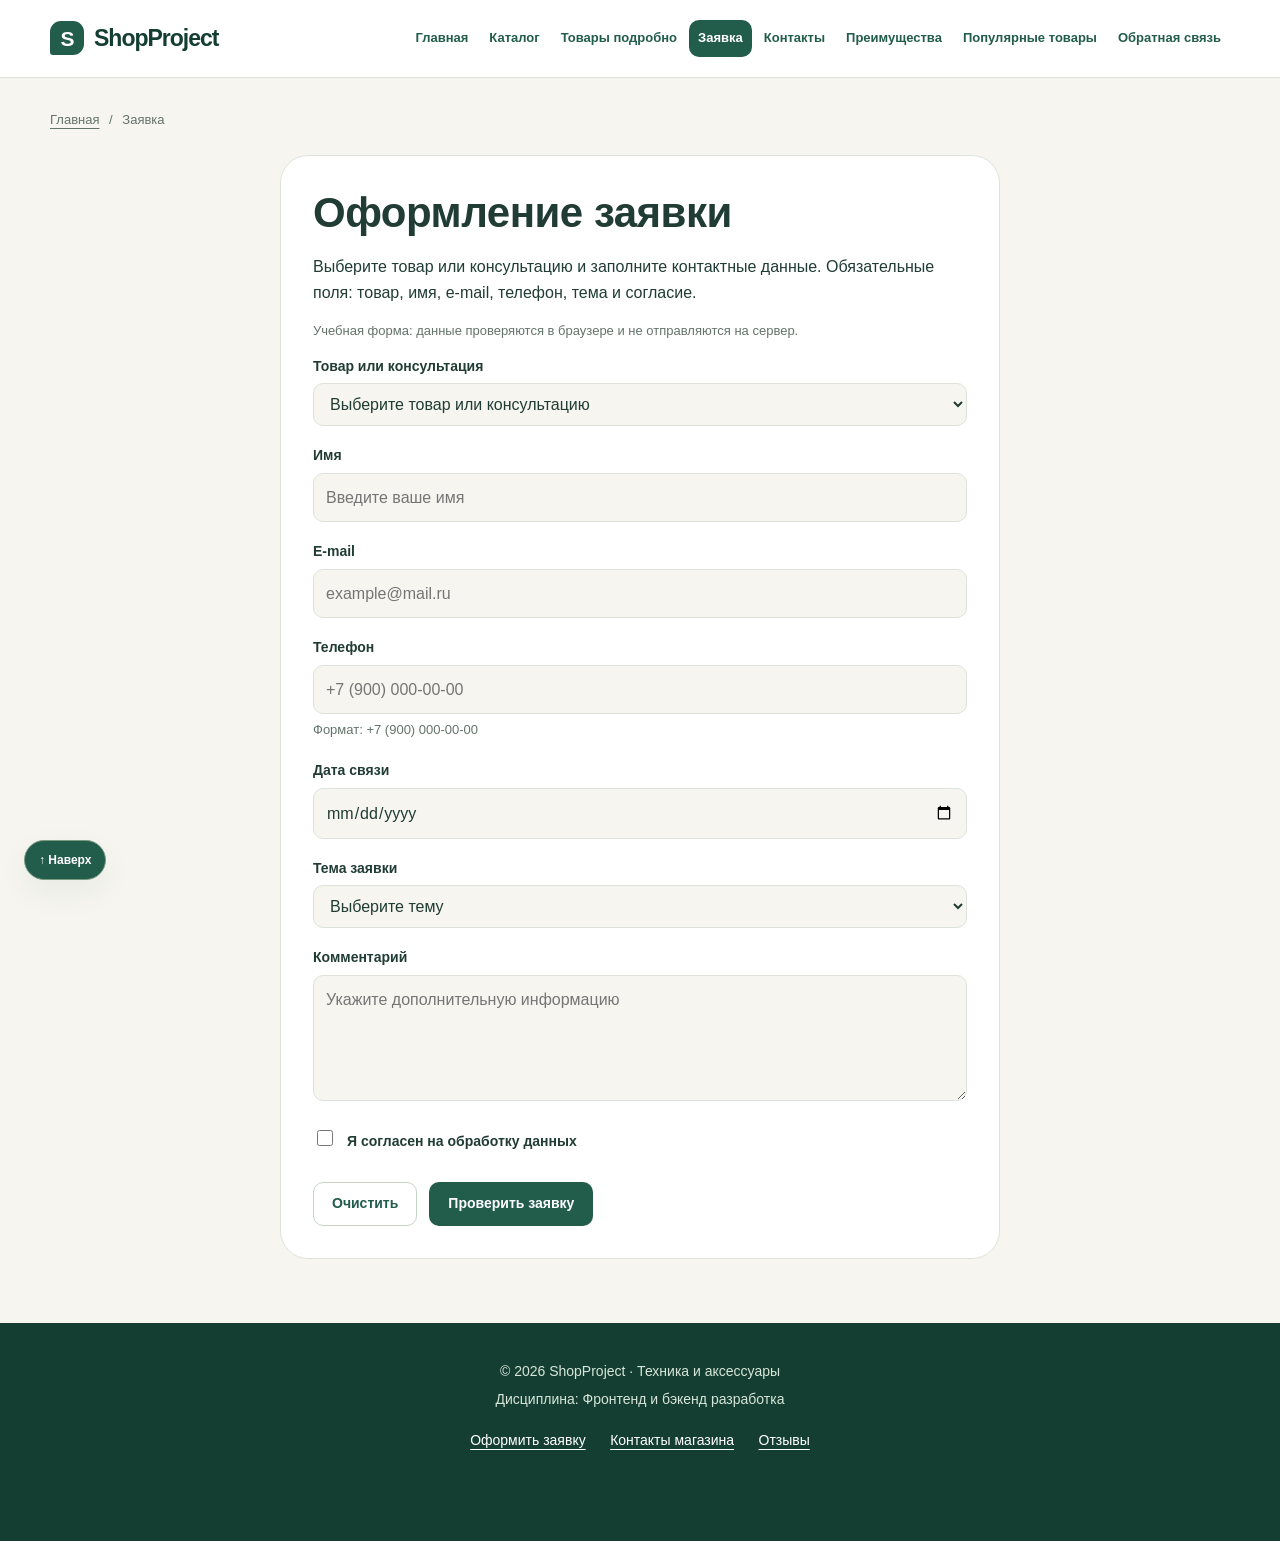
<file: order.html>
<!DOCTYPE html>
<html lang="ru">
<head>
  <meta charset="UTF-8">
  <meta name="viewport" content="width=device-width, initial-scale=1.0">
  <meta name="description" content="Учебная форма заявки: товар, контакты, тема, комментарий и проверка обязательных полей.">
  <title>Оформление заявки — ShopProject</title>
  <link rel="stylesheet" href="css/style.css?v=3d99a61">
  <script src="js/main.js?v=f4e2b79" defer></script>
</head>
<body>
  <header class="site-header" id="page-top">
    <div class="site-header__inner">
      <a class="site-header__logo" href="index.html">ShopProject</a>

      <nav class="site-nav" aria-label="Основная навигация">
        <ul class="site-nav__list">
          <li class="site-nav__item"><a class="site-nav__link" href="index.html">Главная</a></li>
          <li class="site-nav__item"><a class="site-nav__link" href="catalog.html">Каталог</a></li>
          <li class="site-nav__item"><a class="site-nav__link" href="product.html">Товары подробно</a></li>
          <li class="site-nav__item"><a class="site-nav__link site-nav__link--active" aria-current="page" href="order.html">Заявка</a></li>
          <li class="site-nav__item"><a class="site-nav__link" href="contacts.html">Контакты</a></li>
          <li class="site-nav__item"><a class="site-nav__link" href="index.html#advantages">Преимущества</a></li>
          <li class="site-nav__item"><a class="site-nav__link" href="index.html#popular">Популярные товары</a></li>
          <li class="site-nav__item"><a class="site-nav__link" href="index.html#contacts">Обратная связь</a></li>
        </ul>
      </nav>
    </div>
  </header>
  <main class="page-main">
    <nav class="breadcrumbs" aria-label="Хлебные крошки">
      <a class="breadcrumbs__link" href="index.html">Главная</a>
      <span class="breadcrumbs__current" aria-current="page">Заявка</span>
    </nav>
    <section class="section order-page">
      <h1>Оформление заявки</h1>
      <p>Выберите товар или консультацию и заполните контактные данные. Обязательные поля: товар, имя, e-mail, телефон, тема и согласие.</p>
    <form class="order-form" id="order-form" action="#" method="post" novalidate aria-describedby="form-note">
      <p class="order-form__note" id="form-note">Учебная форма: данные проверяются в браузере и не отправляются на сервер.</p>
      <div class="order-form__field">
        <label class="order-form__label" for="selected-product">Товар или консультация</label>
        <select class="order-form__select" id="selected-product" name="product" required>
          <option value="">Выберите товар или консультацию</option>
          <option value="Наушники Studio">Наушники Studio — 1 000 ₽</option>
          <option value="Клавиатура Compact">Клавиатура Compact — 1 500 ₽</option>
          <option value="Беспроводная мышь">Беспроводная мышь — 2 000 ₽</option>
          <option value="Настольная лампа">Настольная лампа — 2 500 ₽</option>
          <option value="Городской рюкзак">Городской рюкзак — 3 000 ₽</option>
          <option value="USB-разветвитель">USB-разветвитель — 3 500 ₽</option>
          <option value="Консультация">Консультация по ассортименту</option>
        </select>
      </div>
      <div class="order-form__field">
        <label class="order-form__label" for="order-name">Имя</label>
        <input class="order-form__input" id="order-name" name="name" type="text" minlength="2" autocomplete="given-name" placeholder="Введите ваше имя" required>
      </div>
      <div class="order-form__field">
        <label class="order-form__label" for="order-email">E-mail</label>
        <input class="order-form__input" id="order-email" name="email" type="email" autocomplete="email" placeholder="example@mail.ru" required>
      </div>
      <div class="order-form__field">
        <label class="order-form__label" for="order-phone">Телефон</label>
        <input class="order-form__input" id="order-phone" name="phone" type="tel" autocomplete="tel" inputmode="tel" placeholder="+7 (900) 000-00-00" pattern="^\+7 \(\d{3}\) \d{3}-\d{2}-\d{2}$" aria-describedby="phone-hint" required>
        <small class="order-form__hint" id="phone-hint">Формат: +7 (900) 000-00-00</small>
      </div>
      <div class="order-form__field">
        <label class="order-form__label" for="order-date">Дата связи</label>
        <input class="order-form__input" id="order-date" name="date" type="date">
      </div>
      <div class="order-form__field">
        <label class="order-form__label" for="order-topic">Тема заявки</label>
        <select class="order-form__select" id="order-topic" name="topic" required>
          <option value="">Выберите тему</option>
          <option value="product">Заказ товара</option>
          <option value="consultation">Консультация</option>
          <option value="delivery">Доставка</option>
        </select>
      </div>
      <div class="order-form__field">
        <label class="order-form__label" for="order-comment">Комментарий</label>
        <textarea class="order-form__textarea" id="order-comment" name="comment" rows="4" placeholder="Укажите дополнительную информацию"></textarea>
      </div>
      <div class="order-form__field order-form__field--checkbox">
        <input class="order-form__checkbox" id="order-agreement" name="agreement" type="checkbox" required>
        <label class="order-form__label" for="order-agreement">Я согласен на обработку данных</label>
      </div>
      <div class="order-form__actions">
        <button class="button button--secondary" type="reset">Очистить</button>
        <button class="button button--primary" type="submit">Проверить заявку</button>
      </div>
    </form>
    </section>
  </main>
  <footer class="site-footer" id="contacts">
    <p class="site-footer__text">&copy; 2026 ShopProject · Техника и аксессуары</p>
    <p class="site-footer__text">Дисциплина: Фронтенд и бэкенд разработка</p>
    <a class="site-footer__link" href="order.html">Оформить заявку</a>
    <a class="site-footer__link" href="contacts.html">Контакты магазина</a>
    <a class="site-footer__link" href="index.html#reviews">Отзывы</a>
  </footer>

  <p class="success-message" id="success-message" role="status" hidden tabindex="-1">Проверка пройдена. Это учебная форма: данные не отправлены.</p>
  <a class="button button--primary back-to-top" href="#page-top">↑ Наверх</a>
</body>
</html>
</file>
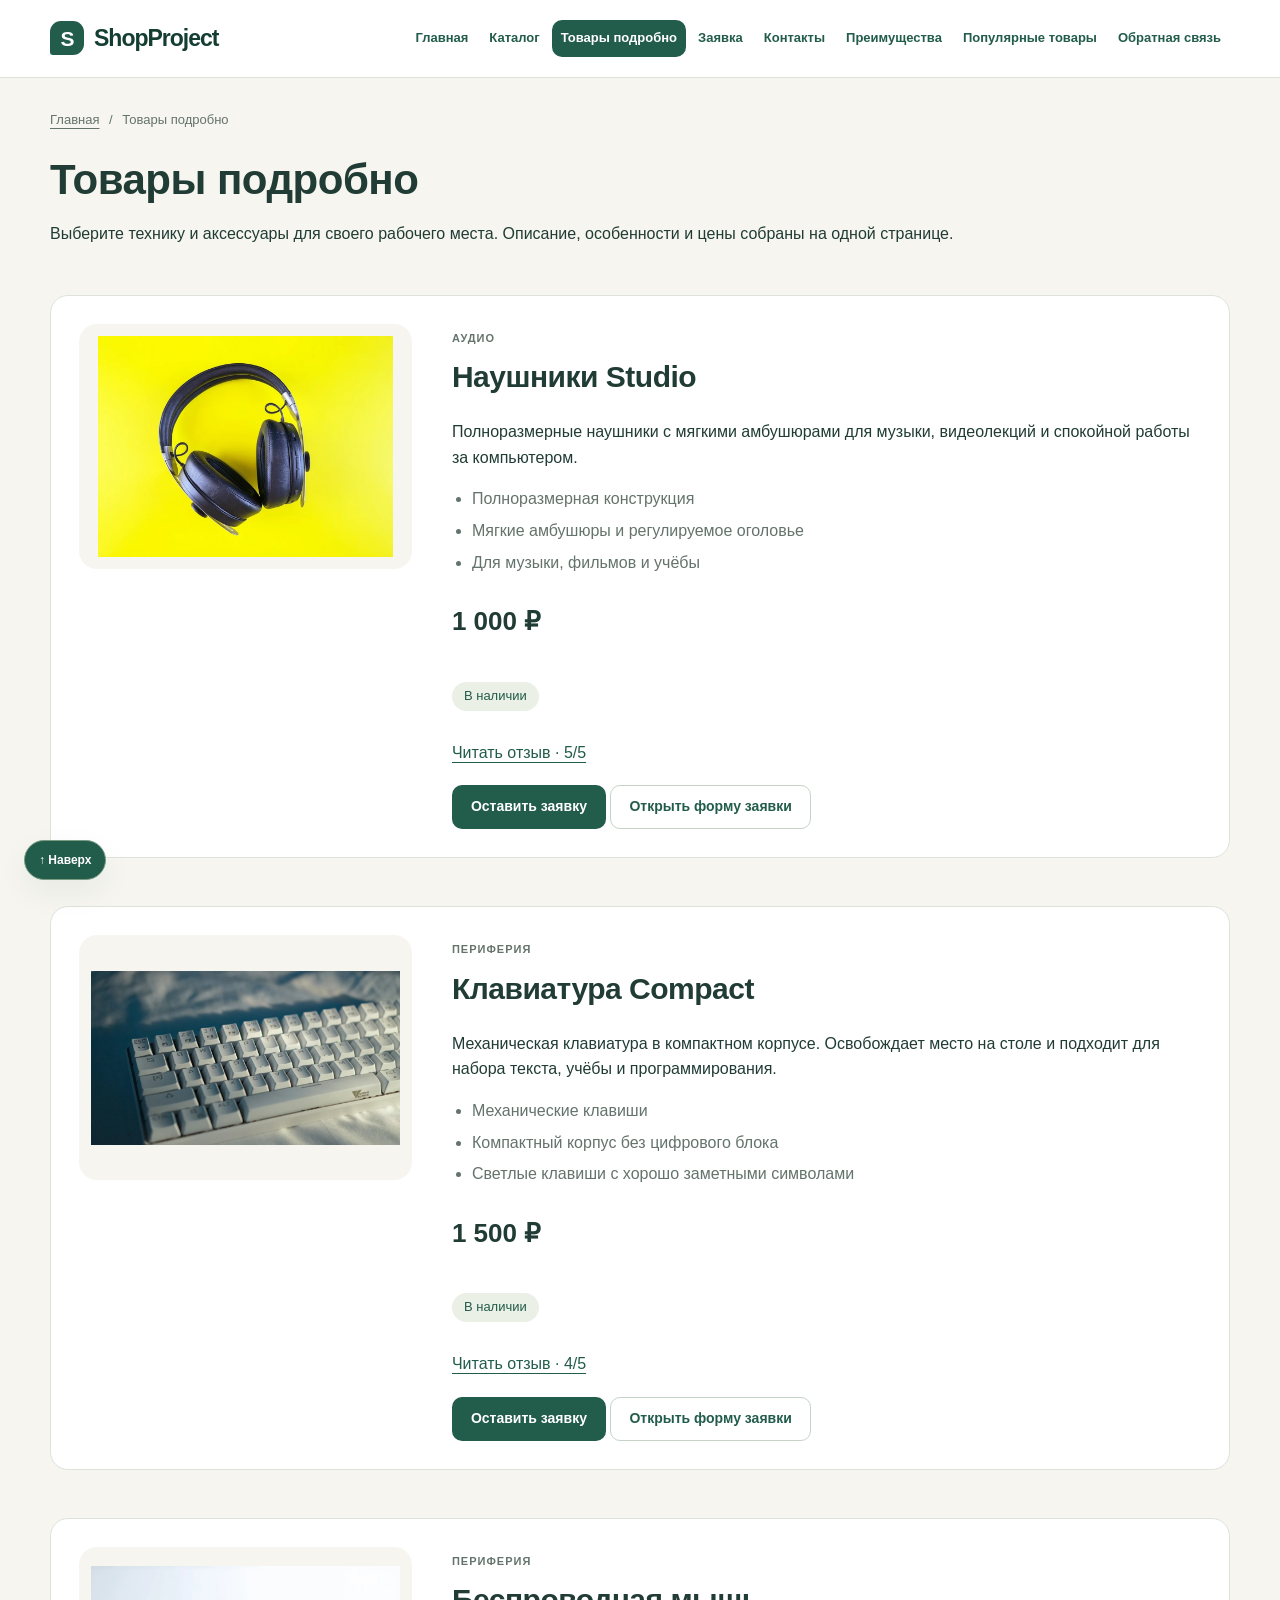
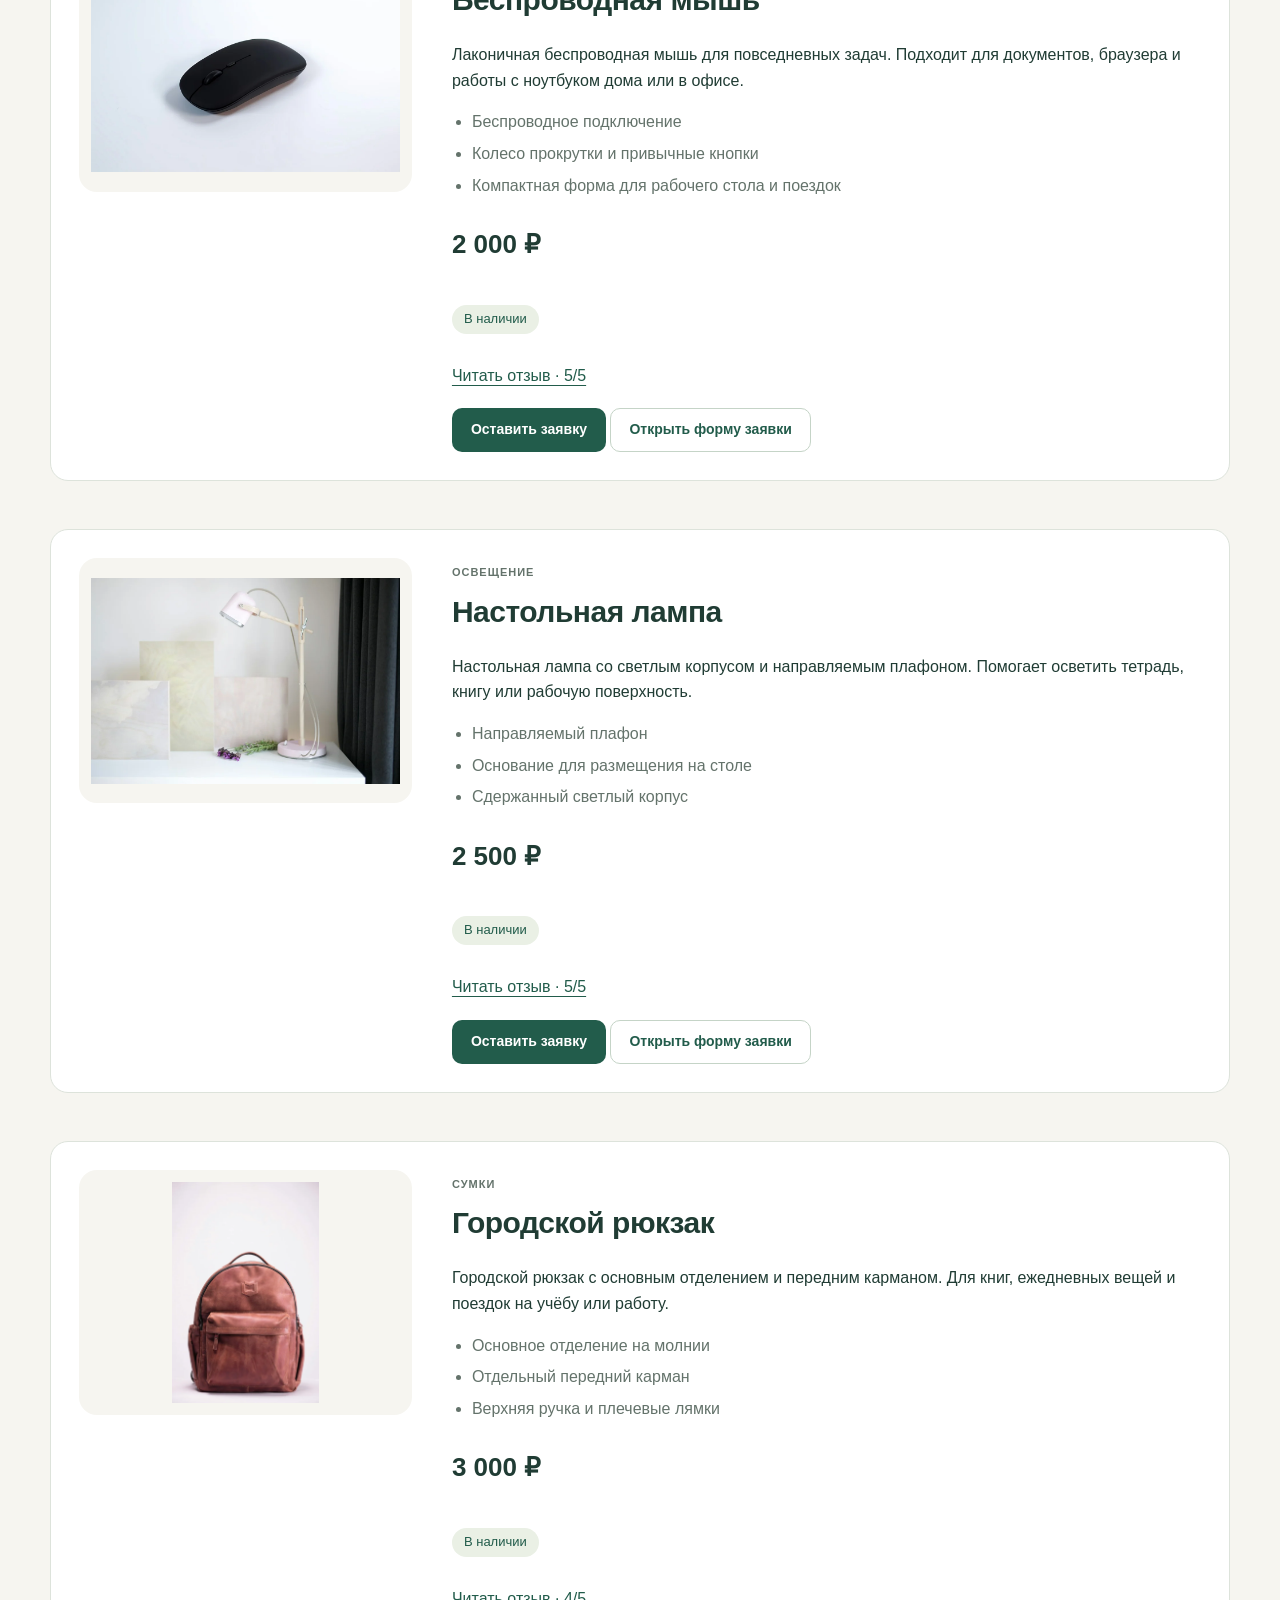
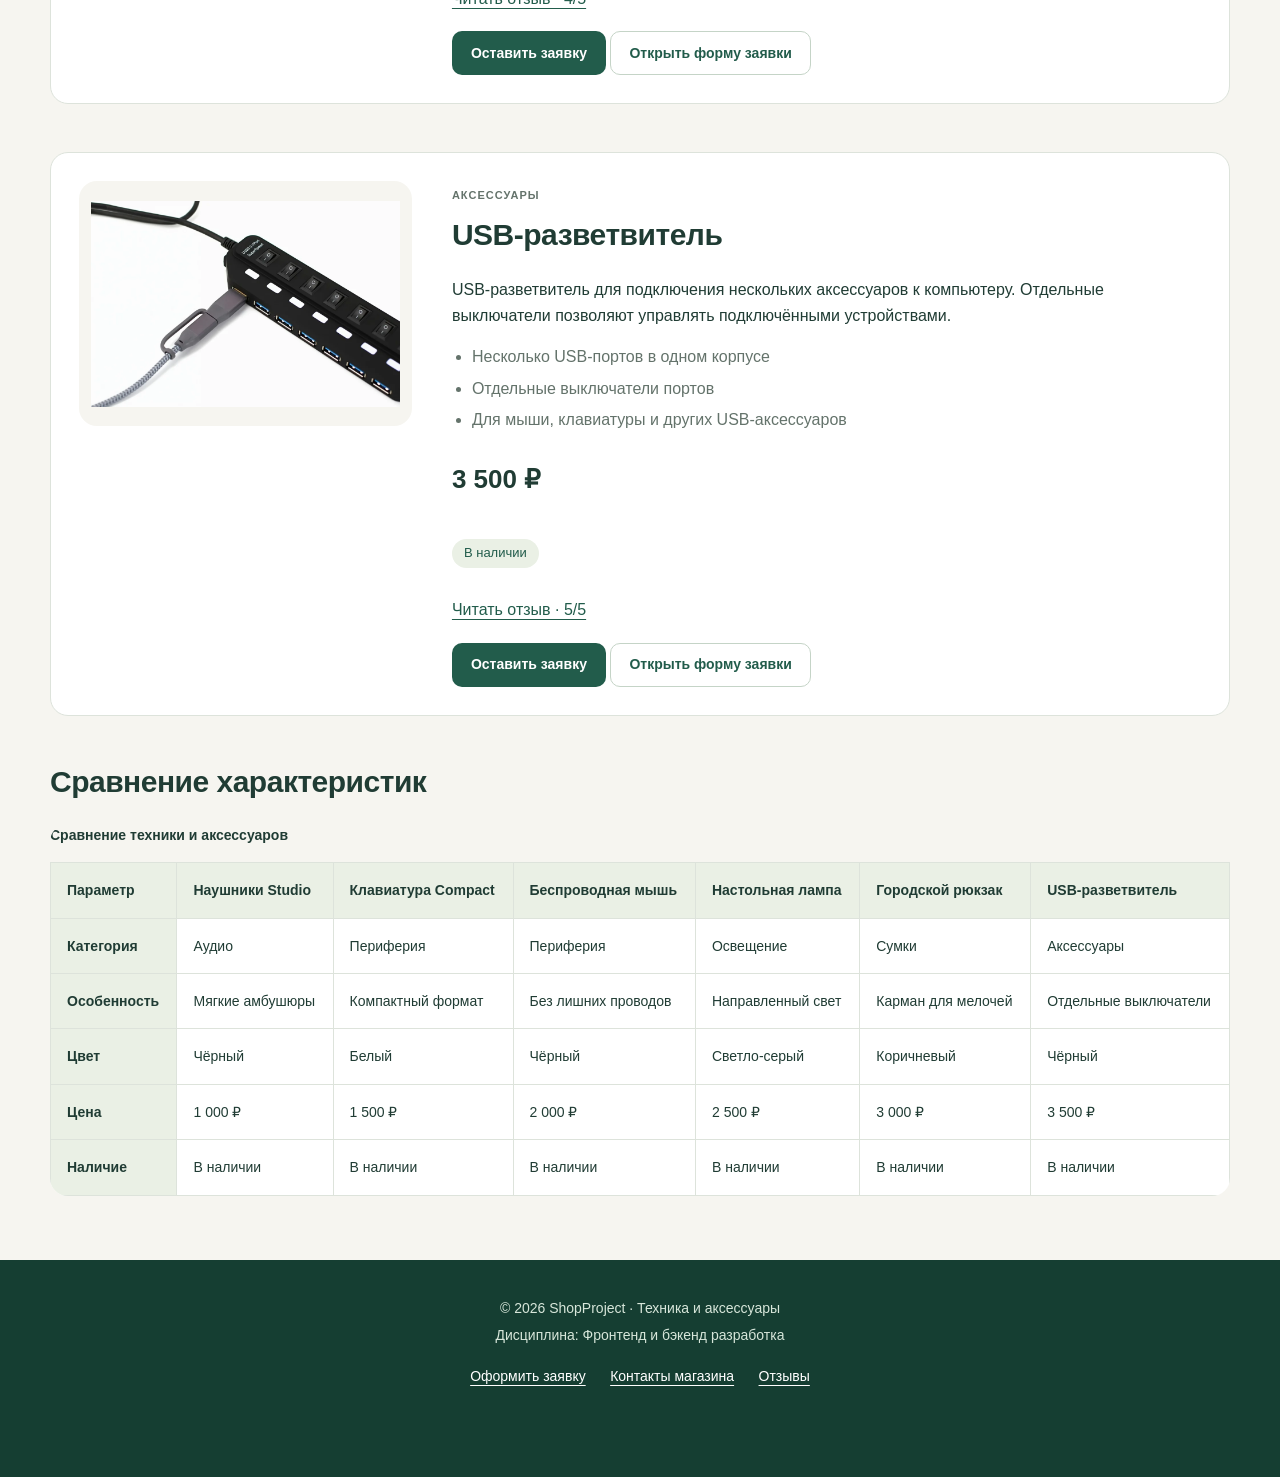
<file: product.html>
<!DOCTYPE html>
<html lang="ru">
<head>
  <meta charset="UTF-8">
  <meta name="viewport" content="width=device-width, initial-scale=1.0">
  <meta name="description" content="Наушники, клавиатура, мышь, лампа, рюкзак и USB-разветвитель: фотографии, особенности и цены.">
  <title>Описание и характеристики товаров — ShopProject</title>
  <link rel="stylesheet" href="css/style.css?v=3d99a61">
  <script src="js/main.js?v=f4e2b79" defer></script>
</head>
<body>
  <header class="site-header" id="page-top">
    <div class="site-header__inner">
      <a class="site-header__logo" href="index.html">ShopProject</a>

      <nav class="site-nav" aria-label="Основная навигация">
        <ul class="site-nav__list">
          <li class="site-nav__item"><a class="site-nav__link" href="index.html">Главная</a></li>
          <li class="site-nav__item"><a class="site-nav__link" href="catalog.html">Каталог</a></li>
          <li class="site-nav__item"><a class="site-nav__link site-nav__link--active" aria-current="page" href="product.html">Товары подробно</a></li>
          <li class="site-nav__item"><a class="site-nav__link" href="order.html">Заявка</a></li>
          <li class="site-nav__item"><a class="site-nav__link" href="contacts.html">Контакты</a></li>
          <li class="site-nav__item"><a class="site-nav__link" href="index.html#advantages">Преимущества</a></li>
          <li class="site-nav__item"><a class="site-nav__link" href="index.html#popular">Популярные товары</a></li>
          <li class="site-nav__item"><a class="site-nav__link" href="index.html#contacts">Обратная связь</a></li>
        </ul>
      </nav>
    </div>
  </header>
  <main class="page-main">
    <nav class="breadcrumbs" aria-label="Хлебные крошки">
      <a class="breadcrumbs__link" href="index.html">Главная</a>
      <span class="breadcrumbs__current" aria-current="page">Товары подробно</span>
    </nav>
    <section class="section">
      <h1>Товары подробно</h1>
      <p>Выберите технику и аксессуары для своего рабочего места. Описание, особенности и цены собраны на одной странице.</p>
    </section>
    <section class="section product-details" id="product-1" aria-labelledby="product-1-title">
      <img class="product-details__image" src="images/products/headphones.webp" alt="Чёрные полноразмерные наушники на жёлтом фоне" width="1080" height="810" loading="lazy" decoding="async">
      <div class="product-details__info">
        <p class="product-details__category">Аудио</p>
        <h2 class="section__title" id="product-1-title">Наушники Studio</h2>
        <p class="product-details__description">Полноразмерные наушники с мягкими амбушюрами для музыки, видеолекций и спокойной работы за компьютером.</p>
        <ul class="product-details__features">
          <li class="product-details__feature">Полноразмерная конструкция</li>
          <li class="product-details__feature">Мягкие амбушюры и регулируемое оголовье</li>
          <li class="product-details__feature">Для музыки, фильмов и учёбы</li>
        </ul>
        <p class="product-details__price">1 000 ₽</p>
        <p class="product-details__availability">В наличии</p>
        <p class="product-details__review"><a href="index.html#review-1">Читать отзыв · 5/5</a></p>
        <button class="button button--primary" type="button" data-product="Наушники Studio">Оставить заявку</button>
        <a class="button button--secondary" href="order.html">Открыть форму заявки</a>
      </div>
    </section>
    <section class="section product-details" id="product-2" aria-labelledby="product-2-title">
      <img class="product-details__image" src="images/products/keyboard.webp" alt="Компактная механическая клавиатура со светлыми клавишами" width="1080" height="608" loading="lazy" decoding="async">
      <div class="product-details__info">
        <p class="product-details__category">Периферия</p>
        <h2 class="section__title" id="product-2-title">Клавиатура Compact</h2>
        <p class="product-details__description">Механическая клавиатура в компактном корпусе. Освобождает место на столе и подходит для набора текста, учёбы и программирования.</p>
        <ul class="product-details__features">
          <li class="product-details__feature">Механические клавиши</li>
          <li class="product-details__feature">Компактный корпус без цифрового блока</li>
          <li class="product-details__feature">Светлые клавиши с хорошо заметными символами</li>
        </ul>
        <p class="product-details__price">1 500 ₽</p>
        <p class="product-details__availability">В наличии</p>
        <p class="product-details__review"><a href="index.html#review-2">Читать отзыв · 4/5</a></p>
        <button class="button button--primary" type="button" data-product="Клавиатура Compact">Оставить заявку</button>
        <a class="button button--secondary" href="order.html">Открыть форму заявки</a>
      </div>
    </section>
    <section class="section product-details" id="product-3" aria-labelledby="product-3-title">
      <img class="product-details__image" src="images/products/mouse.webp" alt="Чёрная беспроводная компьютерная мышь на светлой поверхности" width="1080" height="720" loading="lazy" decoding="async">
      <div class="product-details__info">
        <p class="product-details__category">Периферия</p>
        <h2 class="section__title" id="product-3-title">Беспроводная мышь</h2>
        <p class="product-details__description">Лаконичная беспроводная мышь для повседневных задач. Подходит для документов, браузера и работы с ноутбуком дома или в офисе.</p>
        <ul class="product-details__features">
          <li class="product-details__feature">Беспроводное подключение</li>
          <li class="product-details__feature">Колесо прокрутки и привычные кнопки</li>
          <li class="product-details__feature">Компактная форма для рабочего стола и поездок</li>
        </ul>
        <p class="product-details__price">2 000 ₽</p>
        <p class="product-details__availability">В наличии</p>
        <p class="product-details__review"><a href="index.html#review-3">Читать отзыв · 5/5</a></p>
        <button class="button button--primary" type="button" data-product="Беспроводная мышь">Оставить заявку</button>
        <a class="button button--secondary" href="order.html">Открыть форму заявки</a>
      </div>
    </section>
    <section class="section product-details" id="product-4" aria-labelledby="product-4-title">
      <img class="product-details__image" src="images/products/lamp.webp" alt="Светлая настольная лампа с направляемым плафоном" width="1080" height="720" loading="lazy" decoding="async">
      <div class="product-details__info">
        <p class="product-details__category">Освещение</p>
        <h2 class="section__title" id="product-4-title">Настольная лампа</h2>
        <p class="product-details__description">Настольная лампа со светлым корпусом и направляемым плафоном. Помогает осветить тетрадь, книгу или рабочую поверхность.</p>
        <ul class="product-details__features">
          <li class="product-details__feature">Направляемый плафон</li>
          <li class="product-details__feature">Основание для размещения на столе</li>
          <li class="product-details__feature">Сдержанный светлый корпус</li>
        </ul>
        <p class="product-details__price">2 500 ₽</p>
        <p class="product-details__availability">В наличии</p>
        <p class="product-details__review"><a href="index.html#review-4">Читать отзыв · 5/5</a></p>
        <button class="button button--primary" type="button" data-product="Настольная лампа">Оставить заявку</button>
        <a class="button button--secondary" href="order.html">Открыть форму заявки</a>
      </div>
    </section>
    <section class="section product-details" id="product-5" aria-labelledby="product-5-title">
      <img class="product-details__image" src="images/products/backpack.webp" alt="Коричневый городской рюкзак с передним карманом" width="601" height="900" loading="lazy" decoding="async">
      <div class="product-details__info">
        <p class="product-details__category">Сумки</p>
        <h2 class="section__title" id="product-5-title">Городской рюкзак</h2>
        <p class="product-details__description">Городской рюкзак с основным отделением и передним карманом. Для книг, ежедневных вещей и поездок на учёбу или работу.</p>
        <ul class="product-details__features">
          <li class="product-details__feature">Основное отделение на молнии</li>
          <li class="product-details__feature">Отдельный передний карман</li>
          <li class="product-details__feature">Верхняя ручка и плечевые лямки</li>
        </ul>
        <p class="product-details__price">3 000 ₽</p>
        <p class="product-details__availability">В наличии</p>
        <p class="product-details__review"><a href="index.html#review-5">Читать отзыв · 4/5</a></p>
        <button class="button button--primary" type="button" data-product="Городской рюкзак">Оставить заявку</button>
        <a class="button button--secondary" href="order.html">Открыть форму заявки</a>
      </div>
    </section>
    <section class="section product-details" id="product-6" aria-labelledby="product-6-title">
      <img class="product-details__image" src="images/products/usb-hub.webp" alt="Чёрный USB-разветвитель с несколькими портами и выключателями" width="1080" height="720" loading="lazy" decoding="async">
      <div class="product-details__info">
        <p class="product-details__category">Аксессуары</p>
        <h2 class="section__title" id="product-6-title">USB-разветвитель</h2>
        <p class="product-details__description">USB-разветвитель для подключения нескольких аксессуаров к компьютеру. Отдельные выключатели позволяют управлять подключёнными устройствами.</p>
        <ul class="product-details__features">
          <li class="product-details__feature">Несколько USB-портов в одном корпусе</li>
          <li class="product-details__feature">Отдельные выключатели портов</li>
          <li class="product-details__feature">Для мыши, клавиатуры и других USB-аксессуаров</li>
        </ul>
        <p class="product-details__price">3 500 ₽</p>
        <p class="product-details__availability">В наличии</p>
        <p class="product-details__review"><a href="index.html#review-6">Читать отзыв · 5/5</a></p>
        <button class="button button--primary" type="button" data-product="USB-разветвитель">Оставить заявку</button>
        <a class="button button--secondary" href="order.html">Открыть форму заявки</a>
      </div>
    </section>
    <section class="section">
      <h2 class="section__title">Сравнение характеристик</h2>
      <div class="table-scroll" tabindex="0" role="region" aria-label="Сравнение товаров — таблицу можно прокручивать по горизонтали">
        <table class="product-table">
          <caption class="product-table__caption">Сравнение техники и аксессуаров</caption>
          <thead><tr><th class="product-table__heading" scope="col">Параметр</th><th class="product-table__heading" scope="col">Наушники Studio</th><th class="product-table__heading" scope="col">Клавиатура Compact</th><th class="product-table__heading" scope="col">Беспроводная мышь</th><th class="product-table__heading" scope="col">Настольная лампа</th><th class="product-table__heading" scope="col">Городской рюкзак</th><th class="product-table__heading" scope="col">USB-разветвитель</th></tr></thead>
          <tbody>
            <tr><th class="product-table__heading" scope="row">Категория</th><td class="product-table__cell">Аудио</td><td class="product-table__cell">Периферия</td><td class="product-table__cell">Периферия</td><td class="product-table__cell">Освещение</td><td class="product-table__cell">Сумки</td><td class="product-table__cell">Аксессуары</td></tr>
            <tr><th class="product-table__heading" scope="row">Особенность</th><td class="product-table__cell">Мягкие амбушюры</td><td class="product-table__cell">Компактный формат</td><td class="product-table__cell">Без лишних проводов</td><td class="product-table__cell">Направленный свет</td><td class="product-table__cell">Карман для мелочей</td><td class="product-table__cell">Отдельные выключатели</td></tr>
            <tr><th class="product-table__heading" scope="row">Цвет</th><td class="product-table__cell">Чёрный</td><td class="product-table__cell">Белый</td><td class="product-table__cell">Чёрный</td><td class="product-table__cell">Светло-серый</td><td class="product-table__cell">Коричневый</td><td class="product-table__cell">Чёрный</td></tr>
            <tr><th class="product-table__heading" scope="row">Цена</th><td class="product-table__cell">1 000 ₽</td><td class="product-table__cell">1 500 ₽</td><td class="product-table__cell">2 000 ₽</td><td class="product-table__cell">2 500 ₽</td><td class="product-table__cell">3 000 ₽</td><td class="product-table__cell">3 500 ₽</td></tr>
            <tr><th class="product-table__heading" scope="row">Наличие</th><td class="product-table__cell">В наличии</td><td class="product-table__cell">В наличии</td><td class="product-table__cell">В наличии</td><td class="product-table__cell">В наличии</td><td class="product-table__cell">В наличии</td><td class="product-table__cell">В наличии</td></tr>
          </tbody>
        </table>
      </div>
    </section>
  </main>
  <footer class="site-footer" id="contacts">
    <p class="site-footer__text">&copy; 2026 ShopProject · Техника и аксессуары</p>
    <p class="site-footer__text">Дисциплина: Фронтенд и бэкенд разработка</p>
    <a class="site-footer__link" href="order.html">Оформить заявку</a>
    <a class="site-footer__link" href="contacts.html">Контакты магазина</a>
    <a class="site-footer__link" href="index.html#reviews">Отзывы</a>
  </footer>
  <dialog class="order-dialog" id="order-dialog" aria-labelledby="order-dialog-title">
    <h2 class="order-dialog__title" id="order-dialog-title">Оформление заявки</h2>
    <form class="order-form" id="order-form" action="#" method="post" novalidate aria-describedby="form-note">
      <p class="order-form__note" id="form-note">Учебная форма: данные проверяются в браузере и не отправляются на сервер.</p>
      <div class="order-form__field">
        <label class="order-form__label" for="selected-product">Товар или консультация</label>
        <select class="order-form__select" id="selected-product" name="product" required>
          <option value="">Выберите товар или консультацию</option>
          <option value="Наушники Studio">Наушники Studio — 1 000 ₽</option>
          <option value="Клавиатура Compact">Клавиатура Compact — 1 500 ₽</option>
          <option value="Беспроводная мышь">Беспроводная мышь — 2 000 ₽</option>
          <option value="Настольная лампа">Настольная лампа — 2 500 ₽</option>
          <option value="Городской рюкзак">Городской рюкзак — 3 000 ₽</option>
          <option value="USB-разветвитель">USB-разветвитель — 3 500 ₽</option>
          <option value="Консультация">Консультация по ассортименту</option>
        </select>
      </div>
      <div class="order-form__field">
        <label class="order-form__label" for="order-name">Имя</label>
        <input class="order-form__input" id="order-name" name="name" type="text" minlength="2" autocomplete="given-name" placeholder="Введите ваше имя" required>
      </div>
      <div class="order-form__field">
        <label class="order-form__label" for="order-email">E-mail</label>
        <input class="order-form__input" id="order-email" name="email" type="email" autocomplete="email" placeholder="example@mail.ru" required>
      </div>
      <div class="order-form__field">
        <label class="order-form__label" for="order-phone">Телефон</label>
        <input class="order-form__input" id="order-phone" name="phone" type="tel" autocomplete="tel" inputmode="tel" placeholder="+7 (900) 000-00-00" pattern="^\+7 \(\d{3}\) \d{3}-\d{2}-\d{2}$" aria-describedby="phone-hint" required>
        <small class="order-form__hint" id="phone-hint">Формат: +7 (900) 000-00-00</small>
      </div>
      <div class="order-form__field">
        <label class="order-form__label" for="order-date">Дата связи</label>
        <input class="order-form__input" id="order-date" name="date" type="date">
      </div>
      <div class="order-form__field">
        <label class="order-form__label" for="order-topic">Тема заявки</label>
        <select class="order-form__select" id="order-topic" name="topic" required>
          <option value="">Выберите тему</option>
          <option value="product">Заказ товара</option>
          <option value="consultation">Консультация</option>
          <option value="delivery">Доставка</option>
        </select>
      </div>
      <div class="order-form__field">
        <label class="order-form__label" for="order-comment">Комментарий</label>
        <textarea class="order-form__textarea" id="order-comment" name="comment" rows="4" placeholder="Укажите дополнительную информацию"></textarea>
      </div>
      <div class="order-form__field order-form__field--checkbox">
        <input class="order-form__checkbox" id="order-agreement" name="agreement" type="checkbox" required>
        <label class="order-form__label" for="order-agreement">Я согласен на обработку данных</label>
      </div>
      <div class="order-form__actions">
        <button class="button button--secondary" type="button" id="close-order-dialog">Закрыть</button>
        <button class="button button--primary" type="submit">Проверить заявку</button>
      </div>
    </form>
  </dialog>
  <p class="success-message" id="success-message" role="status" hidden tabindex="-1">Проверка пройдена. Это учебная форма: данные не отправлены.</p>
  <a class="button button--primary back-to-top" href="#page-top">↑ Наверх</a>
</body>
</html>
</file>
<file: css/style.css>
/* Общая палитра: тёплый фон, хвойный зелёный и терракотовый акцент. */
:root {
  --color-bg: #f6f5f0;
  --color-text: #203c34;
  --color-muted: #64736b;
  --color-primary: #225c4b;
  --color-primary-dark: #153e32;
  --color-border: #dde3db;
  --color-surface: #ffffff;
  --color-surface-accent: #eaf0e5;
  --color-accent: #f0b38c;
  --color-danger: #a13e32;
  --color-success: #225c4b;
  --color-success-bg: #eaf3e8;
  --color-white: #ffffff;
  --space-xs: 4px;
  --space-sm: 8px;
  --space-md: 16px;
  --space-lg: 24px;
  --space-xl: 32px;
  --radius-sm: 10px;
  --radius-md: 18px;
  --radius-lg: 28px;
  --container-width: 1180px;
  --header-height: 88px;
  --shadow-card: 0 12px 32px rgba(32, 60, 52, 0.06);
}

* { box-sizing: border-box; }
html { scroll-behavior: smooth; scroll-padding-top: calc(var(--header-height) + var(--space-md)); }
body {
  margin: 0;
  font-family: "Avenir Next", "Segoe UI", Arial, sans-serif;
  line-height: 1.6;
  color: var(--color-text);
  background: var(--color-bg);
}
[hidden] { display: none !important; }
::selection { color: var(--color-primary-dark); background: var(--color-accent); }
:target { scroll-margin-top: var(--space-lg); }
a { color: var(--color-primary); text-underline-offset: 4px; }
a:hover { color: var(--color-primary-dark); }
a:focus-visible, button:focus-visible, input:focus-visible, select:focus-visible,
textarea:focus-visible, summary:focus-visible, .table-scroll:focus-visible {
  outline: 3px solid var(--color-primary);
  outline-offset: 4px;
}
h1, h2, h3 { line-height: 1.2; letter-spacing: -0.5px; }
h1 { margin: 0 0 var(--space-md); font-size: clamp(30px, 4vw, 42px); }
h2 { font-size: clamp(24px, 3vw, 30px); }
button, input, select, textarea { font: inherit; }
button, a, input, select, textarea { -webkit-tap-highlight-color: transparent; }

/* Общее меню и подвал. Меню закреплено вверху каждой страницы. */
.site-header {
  position: sticky;
  top: 0;
  z-index: 50;
  padding: 20px 28px;
  border-bottom: 1px solid var(--color-border);
  background: var(--color-surface);
  transition: box-shadow 180ms, border-color 180ms;
}
.site-header--stuck { border-bottom-color: transparent; box-shadow: 0 10px 24px rgba(21, 62, 50, 0.12); }
.site-header__inner {
  display: flex;
  align-items: center;
  justify-content: space-between;
  flex-wrap: wrap;
  gap: 20px;
  max-width: var(--container-width);
  margin: 0 auto;
}
.site-header__logo { display: inline-flex; align-items: center; gap: 10px; color: var(--color-primary-dark); font-size: 23px; font-weight: 800; letter-spacing: -1px; text-decoration: none; }
.site-header__logo::before { content: "S"; display: grid; place-items: center; width: 34px; height: 34px; color: var(--color-white); background: var(--color-primary); border-radius: 11px 11px 11px 3px; font-size: 21px; }
.site-nav__list { display: flex; align-items: center; justify-content: flex-end; flex-wrap: wrap; gap: 3px; padding: 0; margin: 0; list-style: none; }
.site-nav__link { display: inline-block; padding: 8px 9px; border-radius: var(--radius-sm); font-size: 13px; font-weight: 600; text-decoration: none; }
.site-nav__link:hover { color: var(--color-primary-dark); background: var(--color-surface-accent); }
.site-nav__link--active { color: var(--color-white); background: var(--color-primary); }
.site-nav__link--active:hover { color: var(--color-white); background: var(--color-primary-dark); }
.page-main { padding: 32px 28px 16px; }
.breadcrumbs { max-width: var(--container-width); margin: 0 auto 24px; color: var(--color-muted); font-size: 13px; }
.breadcrumbs__current::before { content: " / "; padding: 0 6px; }
.breadcrumbs__link { color: var(--color-muted); }
.site-footer { padding: 32px 24px 88px; color: #d7e6da; text-align: center; background: var(--color-primary-dark); }
.site-footer__text { margin: 5px 0; font-size: 14px; }
.site-footer__link { display: inline-block; margin: 14px 10px 0; color: var(--color-white); font-size: 14px; }
.site-footer__link:hover { color: var(--color-accent); }

/* Кнопки и основные разделы. */
.button {
  display: inline-flex;
  justify-content: center;
  align-items: center;
  gap: var(--space-sm);
  min-height: 44px;
  padding: 10px 18px;
  border: 1px solid transparent;
  border-radius: var(--radius-sm);
  color: var(--color-white);
  background: var(--color-primary);
  font-size: 14px;
  font-weight: 600;
  line-height: 1.4;
  text-decoration: none;
  text-align: center;
  cursor: pointer;
  transition: background-color 180ms, border-color 180ms, box-shadow 180ms;
}
.button:hover { color: var(--color-white); background: var(--color-primary-dark); box-shadow: 0 4px 10px rgba(32, 60, 52, 0.12); }
.button:disabled { opacity: 0.55; cursor: not-allowed; }
.button--primary { color: var(--color-white); background: var(--color-primary); }
.button--secondary { color: var(--color-primary); border-color: #c5d4c7; background: var(--color-surface); }
.button--secondary:hover { color: var(--color-primary-dark); border-color: var(--color-primary); background: var(--color-surface-accent); }
.section { max-width: var(--container-width); margin: 0 auto 48px; }
.section__title { margin: 0 0 24px; }
.hero {
  display: grid;
  grid-template-columns: 1.5fr 1fr;
  align-items: center;
  gap: 48px;
  max-width: var(--container-width);
  margin: 0 auto 48px;
  padding: 48px;
  border-radius: var(--radius-lg);
  background: linear-gradient(115deg, #e5eddf, #f0f1df);
}
.hero__eyebrow { margin: 0 0 18px; color: var(--color-primary); font-size: 12px; font-weight: 700; letter-spacing: 1.5px; text-transform: uppercase; }
.hero__title { max-width: 620px; margin: 0 0 20px; font-size: clamp(32px, 4vw, 52px); line-height: 1.08; letter-spacing: -1.6px; }
.hero__description { max-width: 550px; margin: 0 0 26px; color: #526456; }
.hero__content { min-width: 0; }
.hero__spotlight { display: flex; flex-direction: column; gap: 16px; padding: 20px; color: var(--color-primary-dark); border: 1px solid rgba(255, 255, 255, 0.7); border-radius: 24px; background: rgba(255, 255, 255, 0.65); text-decoration: none; transform: rotate(2deg); }
.hero__spotlight:hover { box-shadow: var(--shadow-card); }
.hero__tag { align-self: flex-start; padding: 5px 10px; border-radius: 20px; background: #ffe0c8; font-size: 11px; font-weight: 700; }
.hero__image { display: block; width: 100%; height: 185px; object-fit: contain; border-radius: 14px; background: #f1c449; }
.hero__product { display: flex; justify-content: space-between; flex-wrap: wrap; gap: 8px; font-weight: 700; font-size: 14px; }
.hero__price { color: var(--color-primary); }
.advantages-list { display: grid; grid-template-columns: repeat(4, 1fr); gap: 16px; margin: 0; padding: 0; list-style: none; counter-reset: advantage; }
.advantages-list__item { padding: 22px; border: 1px solid var(--color-border); border-radius: var(--radius-md); background: var(--color-surface); font-size: 14px; }
.advantages-list__item::before { display: block; margin-bottom: 12px; color: var(--color-primary); font-weight: 800; font-size: 13px; counter-increment: advantage; content: "0" counter(advantage); }
.aside-info { max-width: var(--container-width); margin: 0 auto 48px; padding: 28px 32px; border-left: 4px solid #d88352; border-radius: 0 var(--radius-md) var(--radius-md) 0; background: #f5e9dd; }
.aside-info__title { margin: 0 0 12px; }

/* Карточки товаров: фото компактнее, кнопки на общей линии. */
.products-grid { display: grid; grid-template-columns: repeat(3, minmax(0, 1fr)); gap: 20px; }
.product-card {
  --badge-color: var(--color-primary);
  position: relative;
  display: flex;
  flex-direction: column;
  gap: 10px;
  min-width: 0;
  padding: 18px;
  border: 1px solid var(--color-border);
  border-radius: var(--radius-md);
  background: var(--color-surface);
  transition: border-color 180ms, box-shadow 180ms, transform 180ms;
}
.product-card:hover { border-color: #8aa890; box-shadow: var(--shadow-card); transform: translateY(-3px); }
.product-card--featured { border-color: #a8bda5; }
.product-card--discount { --badge-color: var(--color-danger); border-color: #dfc7b8; }
.product-card__img { display: block; width: 100%; height: 170px; object-fit: contain; padding: 6px; border-radius: 12px; background: #f4f4ed; }
.product-card__badge { position: absolute; top: 28px; right: 28px; padding: 4px 10px; border-radius: 20px; color: var(--color-white); background: var(--badge-color); font-size: 11px; font-weight: 700; z-index: 1; }
.product-card__category, .product-details__category { margin: 6px 0 0; color: var(--color-muted); font-size: 11px; font-weight: 700; letter-spacing: 1px; text-transform: uppercase; }
.product-card__title { margin: 0; font-size: 20px; }
.product-card__description { flex-grow: 1; margin: 0; color: var(--color-muted); font-size: 14px; line-height: 1.55; }
.product-card__reviews { align-self: flex-start; font-size: 12px; text-decoration-color: #bdcdbf; }
.product-card__price { margin: 4px 0; font-size: 23px; font-weight: 750; letter-spacing: -0.6px; }
.product-card__old-price { margin-left: 6px; color: var(--color-muted); font-size: 13px; font-weight: 400; }
.product-card__actions { display: grid; grid-template-columns: 1fr 1fr; gap: 8px; margin-top: 2px; }
.product-card__button { min-width: 0; padding: 10px 8px; font-size: 13px; }

/* Каталог и доступная панель фильтрации. */
.catalog-layout { display: grid; grid-template-columns: 230px minmax(0, 1fr); grid-template-areas: "filters products"; align-items: start; gap: 26px; max-width: var(--container-width); margin: 0 auto 48px; }
.catalog-filters { grid-area: filters; position: sticky; top: calc(var(--header-height) + 20px); max-height: calc(100vh - var(--header-height) - 40px); overflow-y: auto; padding: 22px; border: 1px solid var(--color-border); border-radius: var(--radius-md); background: var(--color-surface); }
.catalog-filters__title { margin: 0 0 22px; font-size: 22px; }
.catalog-filters__form { display: grid; gap: 12px; }
.catalog-filters__group { min-width: 0; margin: 0 0 8px; padding: 0; border: none; }
.catalog-filters__legend { margin-bottom: 12px; font-size: 14px; font-weight: 700; }
.catalog-filters__label { display: block; margin-bottom: 10px; color: var(--color-muted); font-size: 14px; cursor: pointer; }
input[type="checkbox"] { width: 16px; height: 16px; margin-right: 6px; vertical-align: -3px; accent-color: var(--color-primary); }
.catalog-filters__input { width: 100%; min-height: 42px; margin-bottom: 10px; padding: 8px 12px; color: var(--color-text); border: 1px solid var(--color-border); border-radius: var(--radius-sm); background: var(--color-bg); }
.catalog-filters__hint { margin: 2px 0 0; color: var(--color-muted); font-size: 12px; }
.catalog-filters__error { margin: 0; color: var(--color-danger); font-size: 13px; }
.catalog-layout__products { grid-area: products; min-width: 0; }
.catalog-layout__toolbar { display: flex; justify-content: space-between; align-items: center; flex-wrap: wrap; gap: 16px; margin-bottom: 22px; }
.catalog-layout__title { margin: 0 0 6px; font-size: 24px; }
.catalog-layout__count { margin: 0; color: var(--color-muted); font-size: 13px; }
.catalog-layout__sort-label { display: grid; gap: 4px; color: var(--color-muted); font-size: 11px; }
.catalog-layout__sort { max-width: 100%; min-height: 40px; padding: 8px 30px 8px 12px; color: var(--color-text); border: 1px solid var(--color-border); border-radius: var(--radius-sm); background: var(--color-surface); font-size: 13px; }
.catalog-layout__empty { padding: 60px 28px; border: 1px dashed #b4c4b4; border-radius: var(--radius-md); background: var(--color-surface); text-align: center; }
.catalog-layout__empty-title { margin-top: 0; font-size: 24px; }

/* Подробное описание, сравнение и отзывы. */
.product-details { display: grid; grid-template-columns: minmax(200px, 0.8fr) 1.8fr; align-items: start; gap: 40px; padding: 28px; border: 1px solid var(--color-border); border-radius: var(--radius-md); background: var(--color-surface); }
.product-details__image { width: 100%; height: 245px; padding: 12px; object-fit: contain; border-radius: var(--radius-md); background: var(--color-bg); }
.product-details__info { min-width: 0; }
.product-details__category { margin-bottom: 12px; }
.product-details__features { padding-left: 20px; color: var(--color-muted); }
.product-details__feature { margin-bottom: 6px; }
.product-details__price { font-size: 26px; font-weight: 750; }
.product-details__availability { display: inline-block; padding: 4px 12px; color: var(--color-primary); border-radius: 20px; background: var(--color-surface-accent); font-size: 13px; }
.product-details__review { margin-bottom: 20px; }
.table-scroll { overflow-x: auto; border-radius: var(--radius-md); }
.product-table { width: 100%; min-width: 1080px; border-collapse: collapse; background: var(--color-surface); font-size: 14px; }
.product-table__caption { padding: 0 0 16px; text-align: left; font-weight: 700; }
.product-table__heading, .product-table__cell { padding: 16px; border: 1px solid var(--color-border); text-align: left; }
.product-table__heading { background: var(--color-surface-accent); }
.reviews__intro { margin-bottom: 24px; color: var(--color-muted); font-size: 14px; }
.reviews__list { display: grid; grid-template-columns: repeat(3, minmax(0, 1fr)); gap: 20px; }
.review-card { display: flex; flex-direction: column; padding: 26px; border: 1px solid var(--color-border); border-radius: var(--radius-md); background: var(--color-surface); }
.review-card__author { margin: 0 0 8px; font-size: 20px; }
.review-card__product { font-size: 13px; }
.review-card__rating { margin: 16px 0; color: #a56318; letter-spacing: 3px; }
.review-card__quote { margin: 0; }
.review-card__text { margin: 0; color: var(--color-muted); font-size: 14px; }
.faq__item { padding: 22px 24px; margin-bottom: 12px; border: 1px solid var(--color-border); border-radius: var(--radius-md); background: var(--color-surface); }
.faq__question { cursor: pointer; font-weight: 600; }
.faq__item[open] .faq__question { color: var(--color-primary); }
.faq__answer { color: var(--color-muted); }
.faq__answer > :first-child { margin-top: 14px; }
.faq__answer p { margin: 0 0 10px; }
.faq__answer ul, .faq__answer ol { margin: 0 0 10px; padding-left: 22px; }
.faq__answer li { margin-bottom: 6px; }
.faq__answer > :last-child { margin-bottom: 0; }
.contact-info { font-style: normal; }
.contact-info__item { margin: 16px 0; }

/* Форма заявки и нативный диалог. */
.order-page { max-width: 720px; padding: 32px; border: 1px solid var(--color-border); border-radius: var(--radius-lg); background: var(--color-surface); }
.order-dialog { width: min(100% - 32px, 560px); max-height: calc(100vh - 40px); overflow-y: auto; padding: 28px; border: none; border-radius: var(--radius-lg); color: var(--color-text); background: var(--color-surface); box-shadow: 0 24px 80px rgba(21, 62, 50, 0.2); }
.order-dialog::backdrop { background: rgba(21, 42, 34, 0.55); backdrop-filter: blur(4px); }
.order-dialog__title { margin: 0 0 20px; }
.order-form__field { margin-bottom: 18px; }
.order-form__label { display: block; margin-bottom: 6px; font-size: 14px; font-weight: 600; }
.order-form__input, .order-form__select, .order-form__textarea { width: 100%; padding: 11px 12px; color: var(--color-text); border: 1px solid var(--color-border); border-radius: var(--radius-sm); background: var(--color-bg); }
.order-form__textarea { resize: vertical; }
.order-form__input:hover, .order-form__select:hover, .order-form__textarea:hover { border-color: #8aa890; }
.order-form__note, .order-form__hint { color: var(--color-muted); font-size: 13px; }
.order-form__hint { display: block; margin-top: 6px; }
.order-form__checkbox { width: auto; accent-color: var(--color-primary); }
.order-form__field--checkbox { display: flex; align-items: baseline; gap: 8px; }
.order-form__actions { display: flex; flex-wrap: wrap; gap: 12px; margin-top: 24px; }
.order-form__input--error, .order-form__select--error, .order-form__textarea--error,
.order-form__input[aria-invalid="true"], .order-form__select[aria-invalid="true"], .order-form__textarea[aria-invalid="true"] { border-color: var(--color-danger); }
.order-form__checkbox--error { outline: 2px solid var(--color-danger); outline-offset: 2px; }
.success-message { position: fixed; right: 24px; bottom: 24px; z-index: 2; max-width: min(360px, 100% - 32px); margin: 0; padding: 18px; border: 1px solid var(--color-success); border-radius: var(--radius-md); color: var(--color-primary-dark); background: var(--color-success-bg); box-shadow: var(--shadow-card); }
.back-to-top { position: fixed; left: 24px; bottom: 20px; z-index: 1; min-height: 40px; padding: 9px 14px; border: 1px solid #7b9a83; border-radius: 24px; box-shadow: var(--shadow-card); font-size: 12px; }

/* Компактные экраны и отключение необязательной анимации. */
@media (max-width: 1100px) {
  .site-header__inner { justify-content: center; }
  .site-nav__list { justify-content: center; }
  .catalog-layout { grid-template-columns: 215px minmax(0, 1fr); gap: 20px; }
  .products-grid--catalog { grid-template-columns: repeat(2, minmax(0, 1fr)); }
  .hero { padding: 32px; gap: 32px; }
}
@media (max-width: 760px) {
  .page-main { padding: 24px 16px 0; }
  .site-header { padding: 16px; }
  .site-nav__link { padding: 6px 8px; font-size: 12px; }
  .hero { grid-template-columns: 1fr; padding: 28px; gap: 28px; }
  .hero__spotlight { max-width: 380px; width: 100%; justify-self: center; transform: none; }
  .hero__image { height: 150px; }
  .advantages-list, .products-grid, .reviews__list { grid-template-columns: repeat(2, minmax(0, 1fr)); }
  .catalog-layout { grid-template-columns: minmax(0, 1fr); grid-template-areas: "filters" "products"; }
  .catalog-filters { position: static; max-height: none; }
  .product-details { grid-template-columns: 1fr; gap: 24px; padding: 24px; }
  .product-details__image { height: 210px; }
  .order-page { padding: 24px; }
}
@media (max-width: 480px) {
  .products-grid, .products-grid--catalog, .reviews__list { grid-template-columns: minmax(0, 1fr); }
  .hero__title { font-size: 36px; }
  .hero__button { width: 100%; margin-top: 8px; }
  .advantages-list { gap: 10px; }
  .advantages-list__item { padding: 16px; font-size: 12px; }
  .product-card__img { height: 155px; }
  .aside-info { padding: 24px; }
  .section { margin-bottom: 36px; }
  .catalog-layout__toolbar { align-items: flex-start; }
}
@media (prefers-reduced-motion: reduce) {
  html { scroll-behavior: auto; }
  .product-card, .button { transition: none; }
  .product-card:hover { transform: none; }
}
</file>
